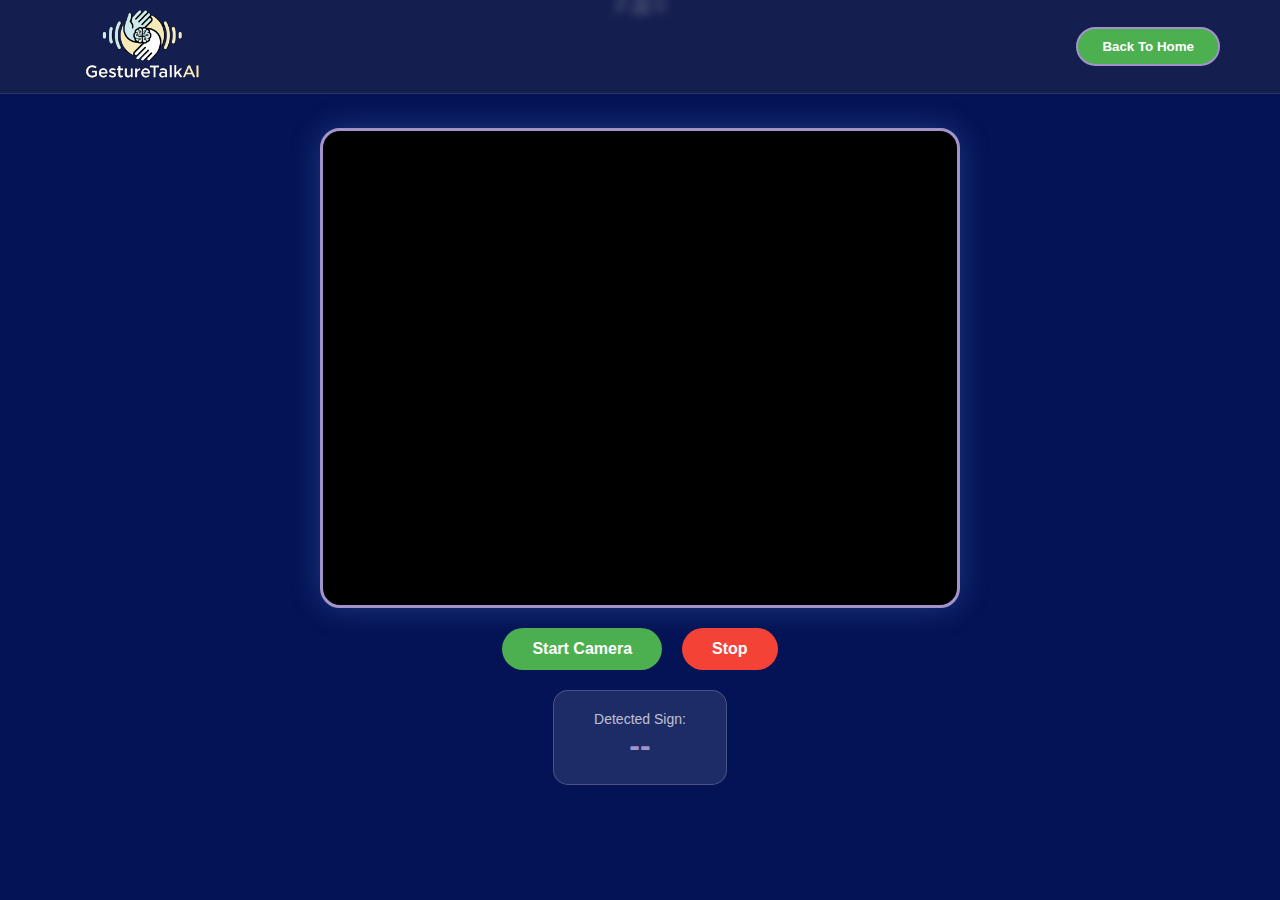
<file: Frontend/LiveVideo/index.html>
<!DOCTYPE html>
<html lang="en">

<head>
    <meta charset="UTF-8">
    <meta name="viewport" content="width=device-width, initial-scale=1.0">
    <title>Live Interpreter - GestureTalk AI</title>
    <style>
    /* --- Dark Theme to match Home --- */
    * {
        margin: 0;
        padding: 0;
        box-sizing: border-box;
        font-family: "Poppins", sans-serif;
      }
        body {
            background: linear-gradient(135deg, #041355);
            /* Dark Blue Theme */
            color: white;
            min-height: 100vh;
            display: flex;
            flex-direction: column;
            align-items: center;
        }

        body::before {
            content: "";
            position: fixed;
            inset: -0.5;
            background: linear-gradient(
            180deg,
    #162773 0%,
    #35305c 50%,
    #0e1e65 100%
    );
  
    }

        /* Navbar */
        header {
            width: 100%;
            background: rgba(35, 40, 74, 0.55);
            backdrop-filter: blur(5px);
            padding: 15px 50px;
            display: flex;
            justify-content: space-between;
            align-items: center;
            border-bottom: 1px solid rgba(255, 255, 255, 0.1);
        }

        .logo {
            font-size: 22px;
            font-weight: bold;
            color: #b5c0f1;
            text-decoration: none;
        }

        .nav-link {
            text-decoration: none;
            color: #b5c0f1;
            font-weight: 500;
            font-size: 16px;
        }

    /* =========================
    NAVBAR
    ========================= */
        
    .navbar {
        position: fixed;
        top: 0;
        width: 100%;
        padding: 6px 60px;
        display: flex;
        align-items: center;
        justify-content: space-between;
        background: rgba(35, 40, 74, 0.55);
        backdrop-filter: blur(5px);
        z-index: 1000;
    }


    /* LOGO BIGGER */
    .logo img {
        height: 75px;
        width: auto;
    }


/* BACK TO HOME BUTTON */
.btn-start {
 background: linear-gradient(135deg, #0e1e65, #35305c);
  border: 2px solid #a293ca;
  border-radius: 30px;
  padding: 10px 24px;
  cursor: pointer;
}

.btn-start a {
  color: #ffffff;
  text-decoration: none;
  font-weight: 600;
}

#google_translate_element {
    position: relative;
    z-index: 9999 !important;
}

/* Target the dropdown text specifically */
.goog-te-combo {
    color: #ffffff !important; /* Forces text to white */
    background-color: transparent !important;
    padding: 4px 10px;
    border-radius: 20px;
    font-weight: 500;
}

/* Change the background of the options list so you can see them */
.goog-te-combo option {
    background-color: #1a1a2e !important; /* Match your dark background */
    color: #ffffff !important;
}

/* Optional: Change the color when the user hovers or clicks */
.goog-te-combo:focus {
    outline: none;
    border: 1px solid #4CAF50; /* Match your green button color */
}
        /* Main Video Container */
        .video-container {
            position: relative;
            margin-top: 110px;
            width: 640px;
            height: 480px;
            background: #000;
            border-radius: 20px;
            box-shadow: 0 0 30px rgba(98, 140, 225, 0.3);
            overflow: hidden;
            border: 3px solid #a293ca;
            z-index: 1; /* Lower than navbar */
            
        }

        /* Stacking Video and Canvas */
        #webcam,
        #output-canvas {
            position: absolute;
            top: 0;
            left: 0;
            width: 100%;
            height: 100%;
            transform: scaleX(-1);
            /* Mirror effect */
        }

        /* Controls */
        .controls {
            margin-top: 20px;
            display: flex;
            gap: 20px;
        }

        .btn {
            padding: 12px 30px;
            border: none;
            border-radius: 30px;
            font-size: 16px;
            font-weight: 600;
            cursor: pointer;
            transition: 0.3s;
        }

        .btn-start {
            background: #4caf50;
            color: white;
        }

        .btn-stop {
            background: #f44336;
            color: white;
        }

        .btn:hover {
            opacity: 0.9;
            transform: scale(1.05);
        }

        /* Prediction Display */
        .output-box {
            margin-top: 20px;
            padding: 20px 40px;
            background: rgba(255, 255, 255, 0.1);
            border-radius: 15px;
            text-align: center;
            border: 1px solid rgba(255, 255, 255, 0.2);
        }

        .output-text {
            font-size: 32px;
            font-weight: bold;
            color: #a293ca;
        }

        /* CSS to make Google Translate look good on Dark Theme */
        #google_translate_element {
            margin: 0 20px;
        }

        .goog-te-gadget-simple {
            background-color: rgba(255, 255, 255, 0.1) !important;
            /* Semi-transparent */
            border: 1px solid rgba(255, 255, 255, 0.3) !important;
            padding: 6px 12px !important;
            border-radius: 20px !important;
            color: white !important;
        }

        .goog-te-gadget-simple span {
            color: #b5c0f1 !important;
            /* Match your text color */
        }
        
    </style>
</head>

<body>

    <!-- NAVBAR -->

    <header class="navbar">
        <div class="logo">
            <img src="../../logo.png">
        </div>
        
        <div id="google_translate_element"></div>


        <button class="btn-start">
         <a href="../Landingpage/home.html">Back To Home</a>
    </button>
    </header>

    /* JS */
    <script type="text/javascript">
        function googleTranslateElementInit() {
            new google.translate.TranslateElement(
                { pageLanguage: 'en', layout: google.translate.TranslateElement.InlineLayout.SIMPLE },
                'google_translate_element'
            );
        }
    </script>
    <script type="text/javascript"
        src="//translate.google.com/translate_a/element.js?cb=googleTranslateElementInit"></script>

    <script src="script.js"></script>

    <div class="video-container">
        <video id="webcam" autoplay playsinline></video>
        <canvas id="output-canvas"></canvas>
    </div>

    <div class="controls">
        <button class="btn btn-start" onclick="startVideo()">Start Camera</button>
        <button class="btn btn-stop" onclick="stopVideo()">Stop</button>
    </div>

    <div class="output-box">
        <p style="font-size: 14px; opacity: 0.7;">Detected Sign:</p>
        <div class="output-text" id="prediction">--</div>
    </div>

    <script src="script.js"></script>
</body>

</html>
</file>
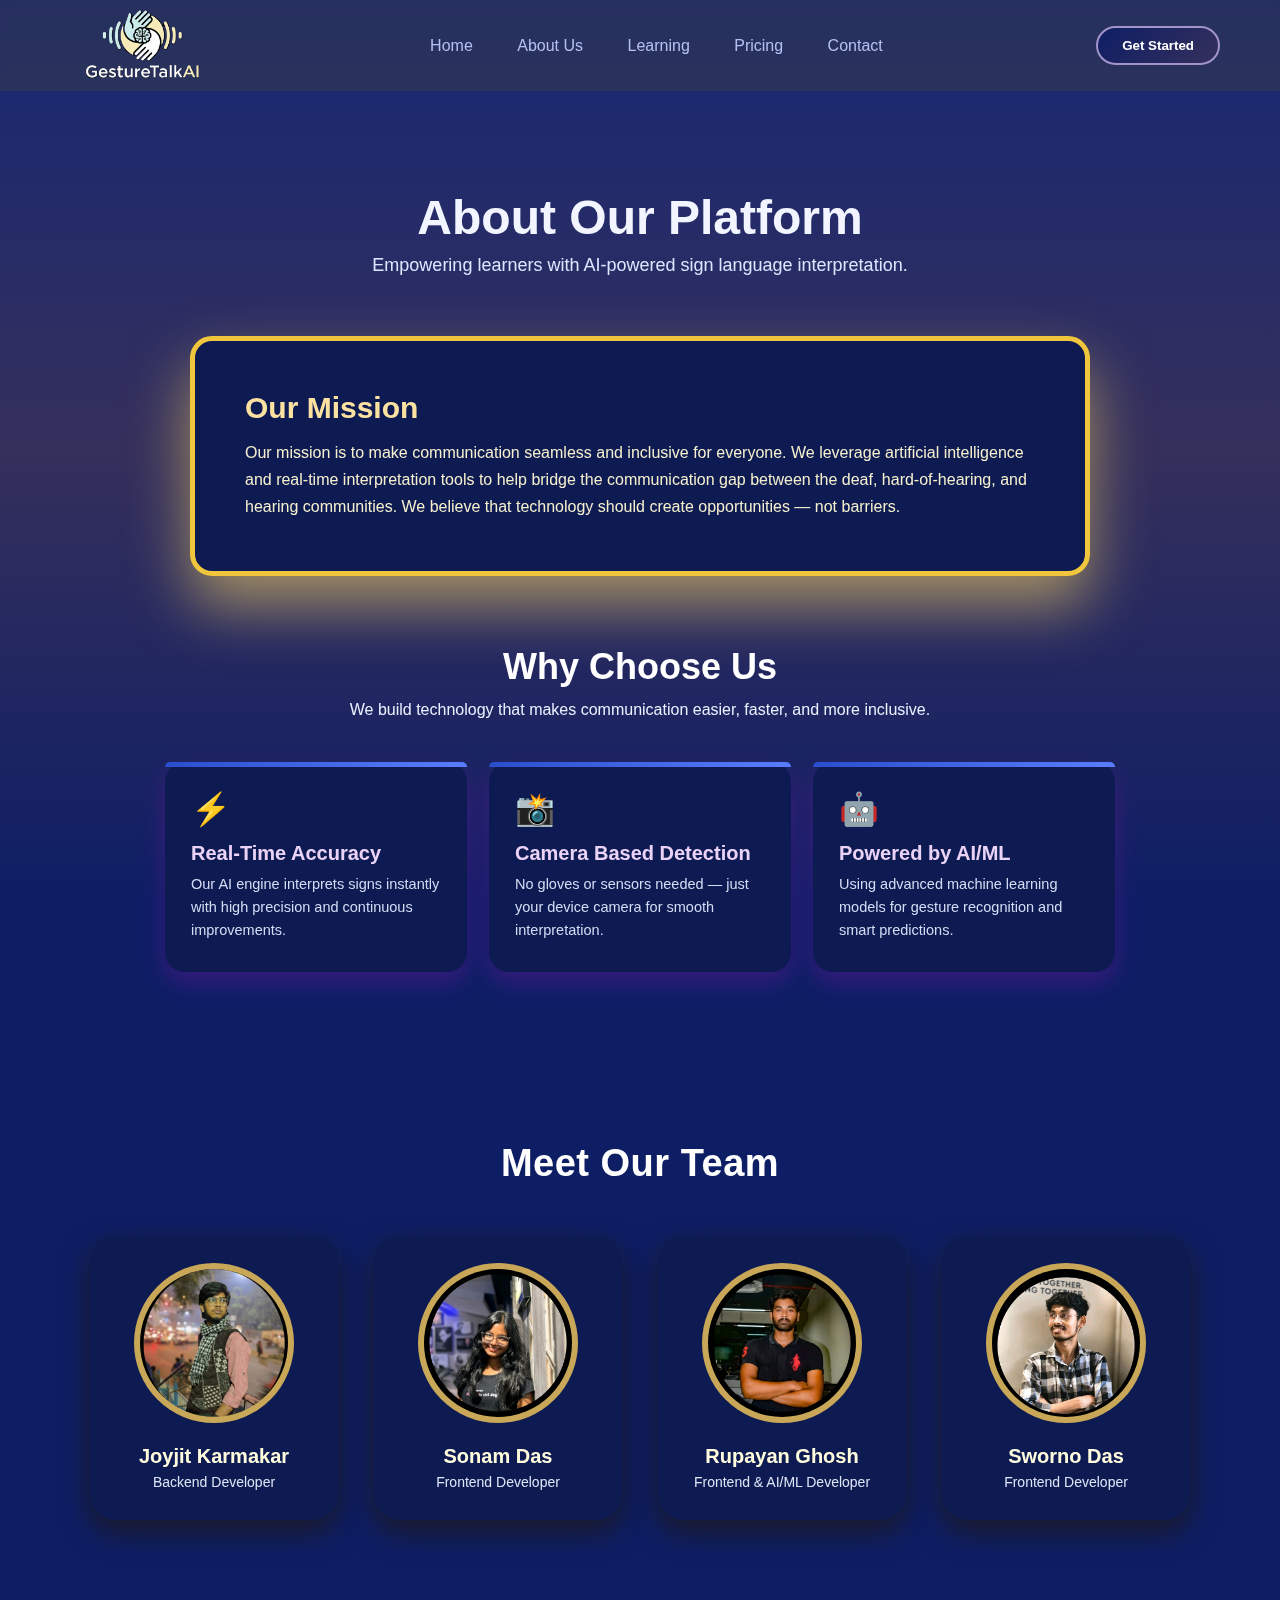
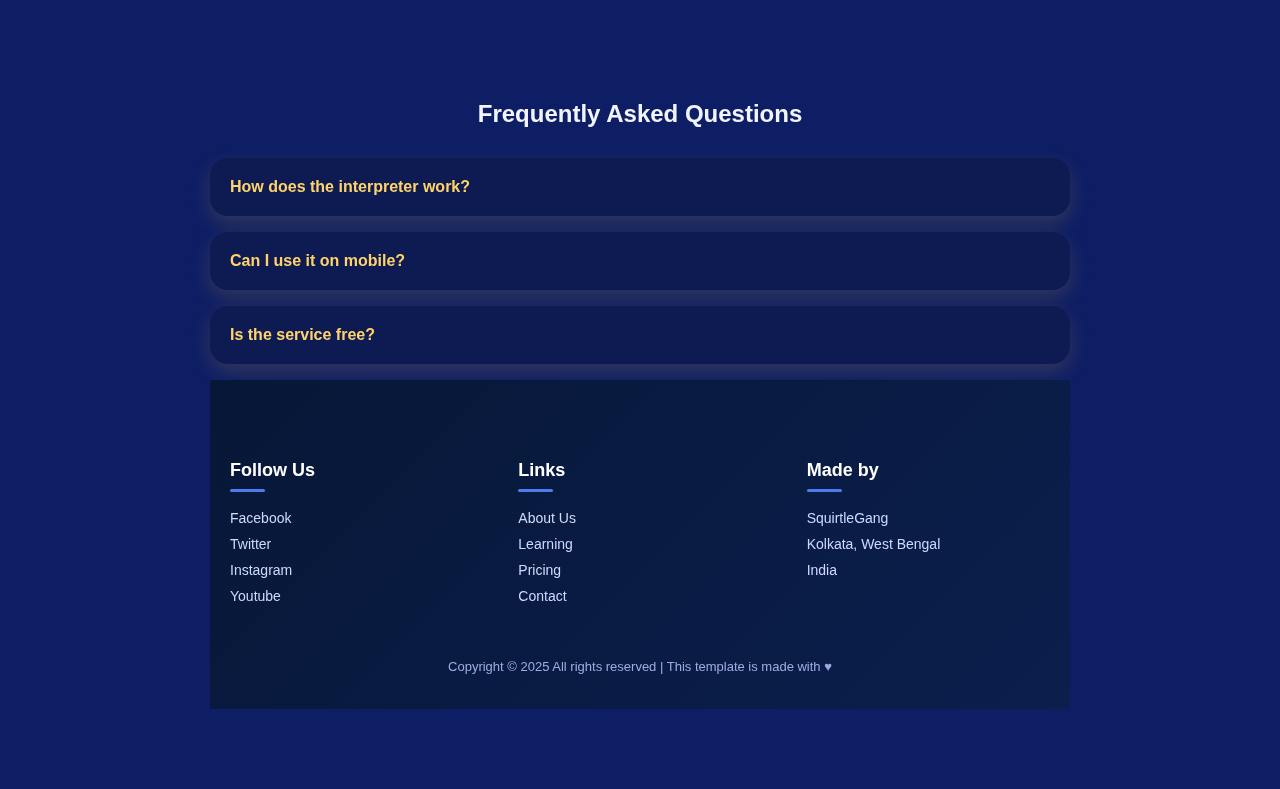
<file: Frontend/About_us/about.html>
<!DOCTYPE html>
<html lang="en">
<head>
<meta charset="UTF-8">
<meta name="viewport" content="width=device-width, initial-scale=1.0">
<title>About Us</title>

<link rel="stylesheet" href="about.css">
</head>
<body>

<!-- NAVBAR -->
<header class="navbar">
     <div class="logo">
            <img src="../../logo.png">
    </div>
    <nav>
            <a href="../Landingpage/home.html">Home</a>
            <a href="about.html">About Us</a>
            <a href="../Learning/learn.html">Learning</a>
            <a href="../Pricing/pricing.html">Pricing</a>
            <a href="../Contact_us/contact.html">Contact</a>
    </nav>

    <button class="btn-start">
             <a href="../Login/login.html">Get Started</a>
    </button>

</header>

<!-- HERO -->
<section class="hero">
    <h1>About Our Platform</h1>
    <p>Empowering learners with AI-powered sign language interpretation.</p>
</section>

<!-- MISSION -->
<section class="mission">
    <h2>Our Mission</h2>
    <p>
        Our mission is to make communication seamless and inclusive for everyone.  
        We leverage artificial intelligence and real-time interpretation tools to  
        help bridge the communication gap between the deaf, hard-of-hearing, and hearing communities.  
        We believe that technology should create opportunities — not barriers.
    </p>
</section>

<!-- WHY CHOOSE US -->
<section class="why-choose">
    <h2>Why Choose Us</h2>
    <p class="choose-subtitle">We build technology that makes communication easier, faster, and more inclusive.</p>

    <div class="choose-container">

        <div class="choose-card">
            <div class="choose-icon">⚡</div>
            <h3>Real-Time Accuracy</h3>
            <p>Our AI engine interprets signs instantly with high precision and continuous improvements.</p>
        </div>

        <div class="choose-card">
            <div class="choose-icon">📸</div>
            <h3>Camera Based Detection</h3>
            <p>No gloves or sensors needed — just your device camera for smooth interpretation.</p>
        </div>

        <div class="choose-card">
            <div class="choose-icon">🤖</div>
            <h3>Powered by AI/ML</h3>
            <p>Using advanced machine learning models for gesture recognition and smart predictions.</p>
        </div>

    </div>
</section>

<!-- TEAM -->
<section class="team-section">
    <h2>Meet Our Team</h2>

    <div class="team-container">

        <div class="team-card">
            <img src="Joyjit.jpeg"> 
            <h3>Joyjit Karmakar</h3>
            <p>Backend Developer</p>
        </div>

        <div class="team-card">
            <img src="sonam.jpg">
            <h3>Sonam Das</h3>
            <p>Frontend Developer</p>
        </div>

        <div class="team-card">
            <img src="rupayan.jpg">
            <h3>Rupayan Ghosh</h3>
            <p>Frontend & AI/ML Developer</p>
        </div>

        <div class="team-card">
            <img src="Sworno.jpg">
            <h3>Sworno Das</h3>
            <p>Frontend Developer</p>
        </div>

    </div>
</section>


<!-- FAQ -->
<section class="faq">
    <h2>Frequently Asked Questions</h2>

    <div class="faq-item">
        <div class="faq-question">How does the interpreter work?</div>
        <div class="faq-answer">We use machine learning models to detect hand gestures and convert them into text in real-time.</div>
    </div>

    <div class="faq-item">
        <div class="faq-question">Can I use it on mobile?</div>
        <div class="faq-answer">Yes! Our platform is fully responsive and works smoothly on all screen sizes.</div>
    </div>

    <div class="faq-item">
        <div class="faq-question">Is the service free?</div>
        <div class="faq-answer">We offer both free and premium versions based on usage and features.</div>
    </div>


   

<!-- FOOTER -->
<footer class="footer">
    <div class="footer-container">

        <div class="footer-column">
            <h3>Follow Us</h3>
            <a href="#">Facebook</a>
            <a href="#">Twitter</a>
            <a href="#">Instagram</a>
            <a href="#">Youtube</a>
        </div>

        <div class="footer-column">
            <h3>Links</h3>
            <a href="about.html">About Us</a>
            <a href="../Learning/learn.html">Learning</a>
            <a href="../Pricing/pricing.html">Pricing</a>
            <a href="../Contact_us/contact.html">Contact</a>
        </div>

        <div class="footer-column">
            <h3>Made by</h3>
            <p>SquirtleGang</p>
            <p>Kolkata, West Bengal</p>
            <p>India</p>
        </div>

    </div>

    <p class="copyright">
        Copyright © 2025 All rights reserved | This template is made with ♥
    </p>
</footer>

<script>
  

/* FAQ */
document.querySelectorAll(".faq-item").forEach(item => {
  item.addEventListener("click", () => {
    const ans = item.querySelector(".faq-answer");
    if (ans) {
      ans.style.display = ans.style.display === "block" ? "none" : "block";
    }
  });
});

</script>

</body>
</html>
</file>
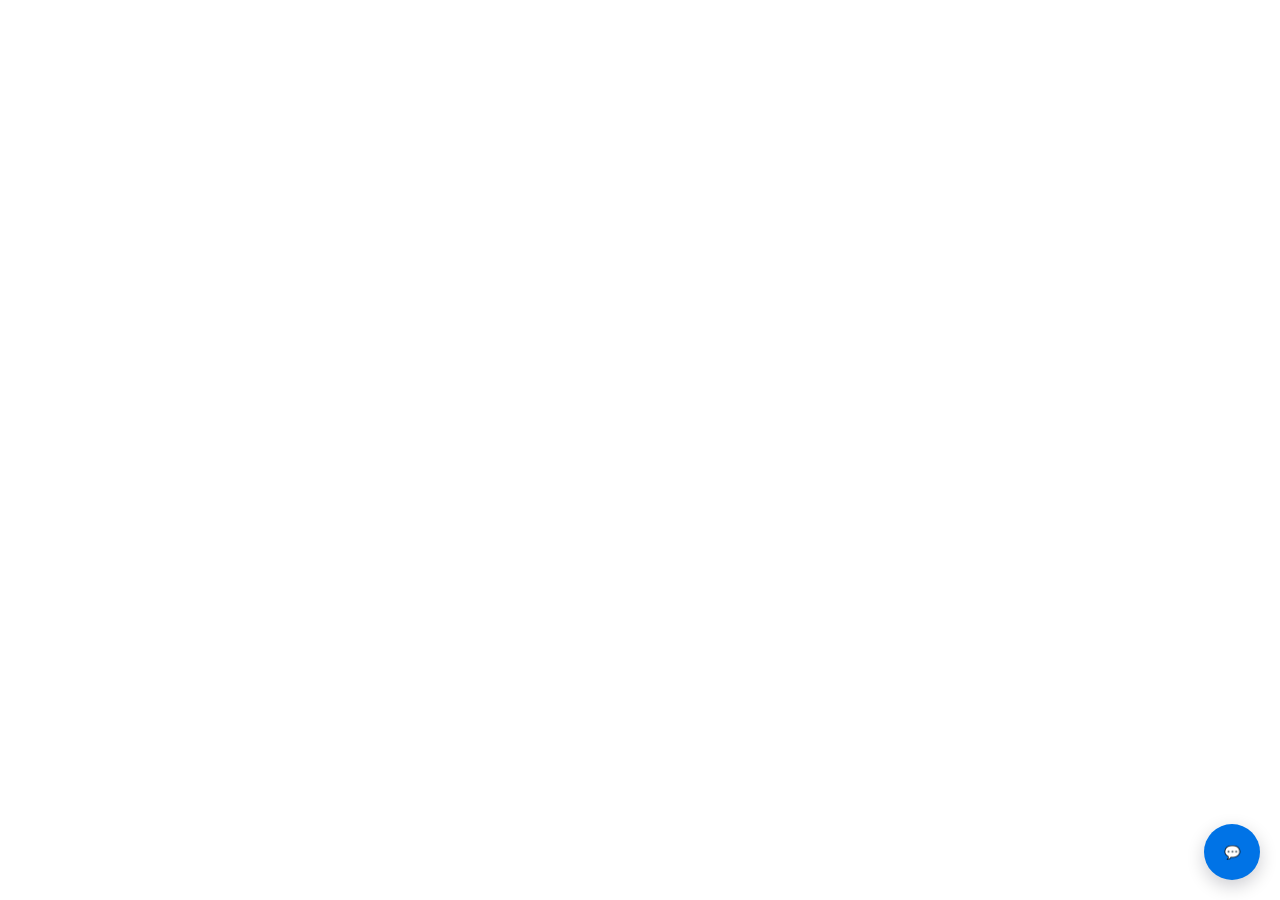
<file: Frontend/Chatbot/chatbox.html>
<!DOCTYPE html>
<html lang="en">
  <head>
    <meta charset="utf-8" />
    <meta name="viewport" content="width=device-width,initial-scale=1" />
    <title>Chatbox</title>
    <style>
      :root {
        --bg: #f6f7fb;
        --accent: #0073e6;
        --muted: #6b7280;
        --panel: #ffffff;
      }
      html,
      body {
        height: 100%;
        margin: 0;
        font-family: Inter, system-ui, Segoe UI, Roboto, "Helvetica Neue", Arial;
      }
      /* Floating toggle button */
      .chat-toggle {
        position: fixed;
        right: 20px;
        bottom: 20px;
        background: var(--accent);
        color: #fff;
        border-radius: 999px;
        width: 56px;
        height: 56px;
        border: none;
        cursor: pointer;
        display: flex;
        align-items: center;
        justify-content: center;
        box-shadow: 0 6px 18px rgba(2, 6, 23, 0.2);
        z-index: 1000;
      }
      .chat-toggle:focus {
        outline: 3px solid rgba(0, 115, 230, 0.25);
      }

      /* Chat panel */
      .chat-panel {
        position: fixed;
        right: 20px;
        bottom: 86px;
        width: 360px;
        max-width: calc(100% - 40px);
        height: 520px;
        background: var(--panel);
        border-radius: 12px;
        box-shadow: 0 10px 30px rgba(2, 6, 23, 0.15);
        display: flex;
        flex-direction: column;
        overflow: hidden;
        z-index: 1000;
      }
      .chat-header {
        background: linear-gradient(90deg, var(--accent), #2a6fd6);
        color: #fff;
        padding: 12px 14px;
        display: flex;
        align-items: center;
        justify-content: space-between;
      }
      .chat-header h3 {
        margin: 0;
        font-size: 15px;
      }
      .chat-header button {
        background: transparent;
        border: 0;
        color: rgba(255, 255, 255, 0.9);
        cursor: pointer;
      }

      .chat-body {
        padding: 12px;
        flex: 1;
        overflow: auto;
        background: linear-gradient(180deg, #f8fafc 0%, #fff 100%);
      }
      .messages {
        display: flex;
        flex-direction: column;
        gap: 12px;
      }
      .msg {
        max-width: 78%;
        padding: 10px 12px;
        border-radius: 12px;
        font-size: 14px;
        line-height: 1.3;
        box-shadow: 0 1px 0 rgba(0, 0, 0, 0.03);
      }
      .msg.user {
        align-self: flex-end;
        background: linear-gradient(180deg, #e6f0ff, #cfe6ff);
        color: #032a4a;
      }
      .msg.bot {
        align-self: flex-start;
        background: #f1f5f9;
        color: #0f172a;
      }
      .msg .meta {
        display: block;
        font-size: 11px;
        color: var(--muted);
        margin-top: 6px;
      }

      .chat-input {
        display: flex;
        padding: 10px;
        border-top: 1px solid #eef2f7;
        background: linear-gradient(180deg, #fff, #fafbff);
      }
      .chat-input input[type="text"] {
        flex: 1;
        padding: 10px 12px;
        border-radius: 8px;
        border: 1px solid #e6eef8;
        font-size: 14px;
      }
      .chat-input button {
        margin-left: 8px;
        background: var(--accent);
        color: #fff;
        border: 0;
        padding: 10px 12px;
        border-radius: 8px;
        cursor: pointer;
      }

      /* Minimal responsive rules */
      @media (max-width: 420px) {
        .chat-panel {
          right: 12px;
          left: 12px;
          width: auto;
          height: 66vh;
          bottom: 86px;
        }
      }

      /* Empty state */
      .empty {
        color: var(--muted);
        text-align: center;
        padding: 18px 8px;
      }
    </style>
  </head>
  <body>
    <!-- Floating toggle button -->
    <button
      class="chat-toggle"
      id="chatToggle"
      aria-expanded="false"
      aria-controls="chatPanel"
      title="Open chat"
    >
      💬
    </button>

    <!-- Chat panel (hidden by default) -->
    <aside
      class="chat-panel"
      id="chatPanel"
      role="dialog"
      aria-label="Site chat"
      aria-hidden="true"
      style="display: none"
    >
      <header class="chat-header">
        <h3>Chat with us</h3>
        <div>
          <button id="clearBtn" title="Clear conversation">Clear</button>
          <button id="closeBtn" aria-label="Close chat">✕</button>
        </div>
      </header>

      <main class="chat-body" id="chatBody">
        <div
          class="messages"
          id="messages"
          aria-live="polite"
          aria-relevant="additions"
        ></div>
        <div class="empty" id="emptyState">
          Ask me anything — I'm here to help.
        </div>
      </main>

      <form
        class="chat-input"
        id="chatForm"
        autocomplete="off"
        aria-label="Send a message"
      >
        <input
          id="messageInput"
          name="message"
          type="text"
          placeholder="Type a message and press Enter"
          aria-label="Message input"
        />
        <button type="submit" id="sendBtn">Send</button>
      </form>
    </aside>

    <script>
      (function () {
        const toggle = document.getElementById("chatToggle");
        const panel = document.getElementById("chatPanel");
        const closeBtn = document.getElementById("closeBtn");
        const clearBtn = document.getElementById("clearBtn");
        const form = document.getElementById("chatForm");
        const input = document.getElementById("messageInput");
        const messagesEl = document.getElementById("messages");
        const emptyState = document.getElementById("emptyState");
        const STORAGE_KEY = "site_chat_messages_v1";

        let messages = [];

        function save() {
          try {
            localStorage.setItem(STORAGE_KEY, JSON.stringify(messages));
          } catch (e) {}
        }

        function load() {
          try {
            const raw = localStorage.getItem(STORAGE_KEY);
            if (raw) {
              messages = JSON.parse(raw);
            }
          } catch (e) {
            messages = [];
          }
        }

        function fmtTime(ts) {
          const d = new Date(ts);
          return d.toLocaleTimeString([], {
            hour: "2-digit",
            minute: "2-digit",
          });
        }

        function render() {
          messagesEl.innerHTML = "";
          if (messages.length === 0) {
            emptyState.style.display = "block";
          } else {
            emptyState.style.display = "none";
          }

          messages.forEach((m) => {
            const div = document.createElement("div");
            div.className = "msg " + (m.from === "user" ? "user" : "bot");
            div.innerHTML =
              "<div>" +
              escapeHtml(m.text) +
              "</div>" +
              '<span class="meta">' +
              fmtTime(m.ts) +
              "</span>";
            messagesEl.appendChild(div);
          });
          // scroll to bottom
          messagesEl.parentElement.scrollTop =
            messagesEl.parentElement.scrollHeight;
        }

        function escapeHtml(s) {
          return String(s).replace(/[&<>"]+/g, function (c) {
            return { "&": "&amp;", "<": "&lt;", ">": "&gt;", '"': "&quot;" }[c];
          });
        }

        function addMessage(text, from = "user") {
          const item = { text: text.trim(), from, ts: Date.now() };
          messages.push(item);
          save();
          render();
        }

        function simulateBotResponse(userText) {
          const reply = generateBotReply(userText);
          setTimeout(() => {
            addMessage(reply, "bot");
          }, 700 + Math.random() * 900);
        }

        function generateBotReply(input) {
          if (!input) return "Hi — how can I help you today?";
          const low = input.toLowerCase();
                    
    /* INPUT & OUTPUT OF CHATBOT */

    // 1. Core Services & Sign Language (Project Specific)
    if (low.includes("how it works") || low.includes("how to use") || low.includes("gesture") || low.includes("works") || low.includes("use") || low.includes("process") || low.includes("what is this platform") || low.includes("what does this website do") || low.includes("what problem does this project solve")) {
        return "GestureTalk AI uses your camera to track hand movements. Our AI then translates those gestures into text and speech in real-time.";
    }
    if (low.includes("asl") || low.includes("language") || low.includes("alphabet") || low.includes("isl") || low.includes("american sign language") || low.includes("indian sign language") || low.includes("bsl") || low.includes("bdsl") || low.includes("bengali sign language") || low.includes("number") || low.includes("word") || low.includes("sign language supported")) {
        return "We currently specialize in American Sign Language (ASL). You can practice the alphabet and common phrases in our 'Learning' section.";
    }

    // 2. Technical Support (Camera & Permissions)
    if (low.includes("camera") || low.includes("not working") || low.includes("access") || low.includes("wrong") || low.includes("problem") || low.includes("defect") || low.includes("bug") || low.includes("loading") || low.includes("page") || low.includes("blank") || low.includes("opening") || low.includes("permission") || low.includes("frozen") || low.includes("front") || low.includes("blur") || low.includes("lag") || low.includes("delay") || low.includes("webcam") || low.includes("image")) {
        return "Please ensure you've allowed camera permissions in your browser. For best results, stay in a well-lit area.";
    }

    // 3. Pricing & Account (Business Logic)
    if (low.includes("price") || low.includes("cost") || low.includes("free") || low.includes("$") || low.includes("₹") || low.includes("plan") || low.includes("trail") || low.includes("upgrade") || low.includes("downgrade") || low.includes("availability") || low.includes("discounts") || low.includes("monthly") || low.includes("yearly") || low.includes("pricing") || low.includes("bill") || low.includes("subscript") || low.includes("refund") || low.includes("payment") || low.includes("finance") || low.includes("buy") || low.includes("purchase")) {   
        return "For pricing details, please check our 'Pricing' page. We offer both free and pro versions for schools and individuals.";
    }
    if (low.includes("login") || low.includes("account") || low.includes("password") || low.includes("sign in")  || low.includes("sign up") || low.includes("password reset") || low.includes("login error") || low.includes("login error") || low.includes("register")) {
        return "You can log in using the 'Login' button. If you've forgotten your password, use the 'Forgot Password?' link on that page.";
    }

    // 4. Greetings & Politeness (Human Touch)
    if (low.includes("hello") || low.includes("hi") || low.includes("hey") || low.includes("good morning") || low.includes("good evening") || low.includes("hi there") || low.includes("hello bot") || low.includes("good afternoon") || low.includes("noon") || low.includes("whats up")) {
        return "Hello! I'm your GestureTalk assistant. How can I help you with sign language translation today?";
    }
    if (low.includes("thank") || low.includes("appreciate") || low.includes("that was helpful") || low.includes("great work") || low.includes("greeting")) {
        return "You're very welcome! I'm happy to help you bridge the communication gap.";
    }
    if (low.includes("how are you") || low.includes("how are you doing") || low.includes("are you there") || low.includes("what are you up to") || low.includes("are you okay")) {
        return "I'm functioning perfectly and ready to translate! How about you?";
    }

    // 5. Educational/Learning
    if (low.includes("learn") || low.includes("study") || low.includes("lesson") || low.includes("practice") || low.includes("stduents") || low.includes("video solutions") || low.includes("learn alphabets") || low.includes("learn words") || low.includes("learn numbers") || low.includes("curious") || low.includes("tips") || low.includes("i donot know sign language") || low.includes("tips") || low.includes("beginner") || low.includes("amateur")) {
        return "Want to learn sign language? Head over to our 'Learning' tab to find interactive tutorials and practice sessions!";
    }

    // 6. Navigation & Exit
    if (low.includes("home") || low.includes("exit") || low.includes("back") || low.includes("previous") || low.includes("quit") || low.includes("stop") || low.includes("close chatbot") || low.includes("leave") || low.includes("return")) {
        return "You can return to the main page by clicking the 'Home' button in the top-left corner.";
    }

    // 7. Mission/About
    if (low.includes("who made this") || low.includes("creator") || low.includes("purpose") || low.includes("about") || low.includes("mission") || low.includes("goal") || low.includes("aim") || low.includes("why was this project created") || low.includes("team") || low.includes("overview") || low.includes("about project") || low.includes("project") || low.includes("motive")) {
        return "GestureTalk AI was developed to bridge the communication gap between the deaf community and the hearing world.";
    }

    // Default Fallback
    return "I'm still learning! Try asking about 'camera help', 'pricing', 'ASL support', or 'how it works'.";

        }

        // UI handlers
        toggle.addEventListener("click", () => {
          const open = panel.style.display !== "none";
          if (open) {
            closePanel();
          } else {
            openPanel();
          }
        });

        closeBtn.addEventListener("click", closePanel);
        clearBtn.addEventListener("click", () => {
          if (confirm("Clear conversation?")) {
            messages = [];
            save();
            render();
          }
        });

        function openPanel() {
          panel.style.display = "flex";
          panel.setAttribute("aria-hidden", "false");
          toggle.setAttribute("aria-expanded", "true");
          input.focus();
        }
        function closePanel() {
          panel.style.display = "none";
          panel.setAttribute("aria-hidden", "true");
          toggle.setAttribute("aria-expanded", "false");
          toggle.focus();
        }

        form.addEventListener("submit", (e) => {
          e.preventDefault();
          const val = input.value.trim();
          if (!val) return;
          addMessage(val, "user");
          input.value = "";
          simulateBotResponse(val);
          input.focus();
        });

        // allow Enter to send; Shift+Enter for newline
        input.addEventListener("keydown", (e) => {
          if (e.key === "Enter" && !e.shiftKey) {
            e.preventDefault();
            form.dispatchEvent(
              new Event("submit", { cancelable: true, bubbles: true })
            );
          }
        });

        // initial load
        load();
        render();

        // Expose small API for integration (optional)
        window.SimpleChat = {
          open: openPanel,
          close: closePanel,
          send: (text) => {
            addMessage(text, "user");
            simulateBotResponse(text);
          },
          clear: () => {
            messages = [];
            save();
            render();
          },
        };
      })();
    </script>
  </body>
</html>
</file>
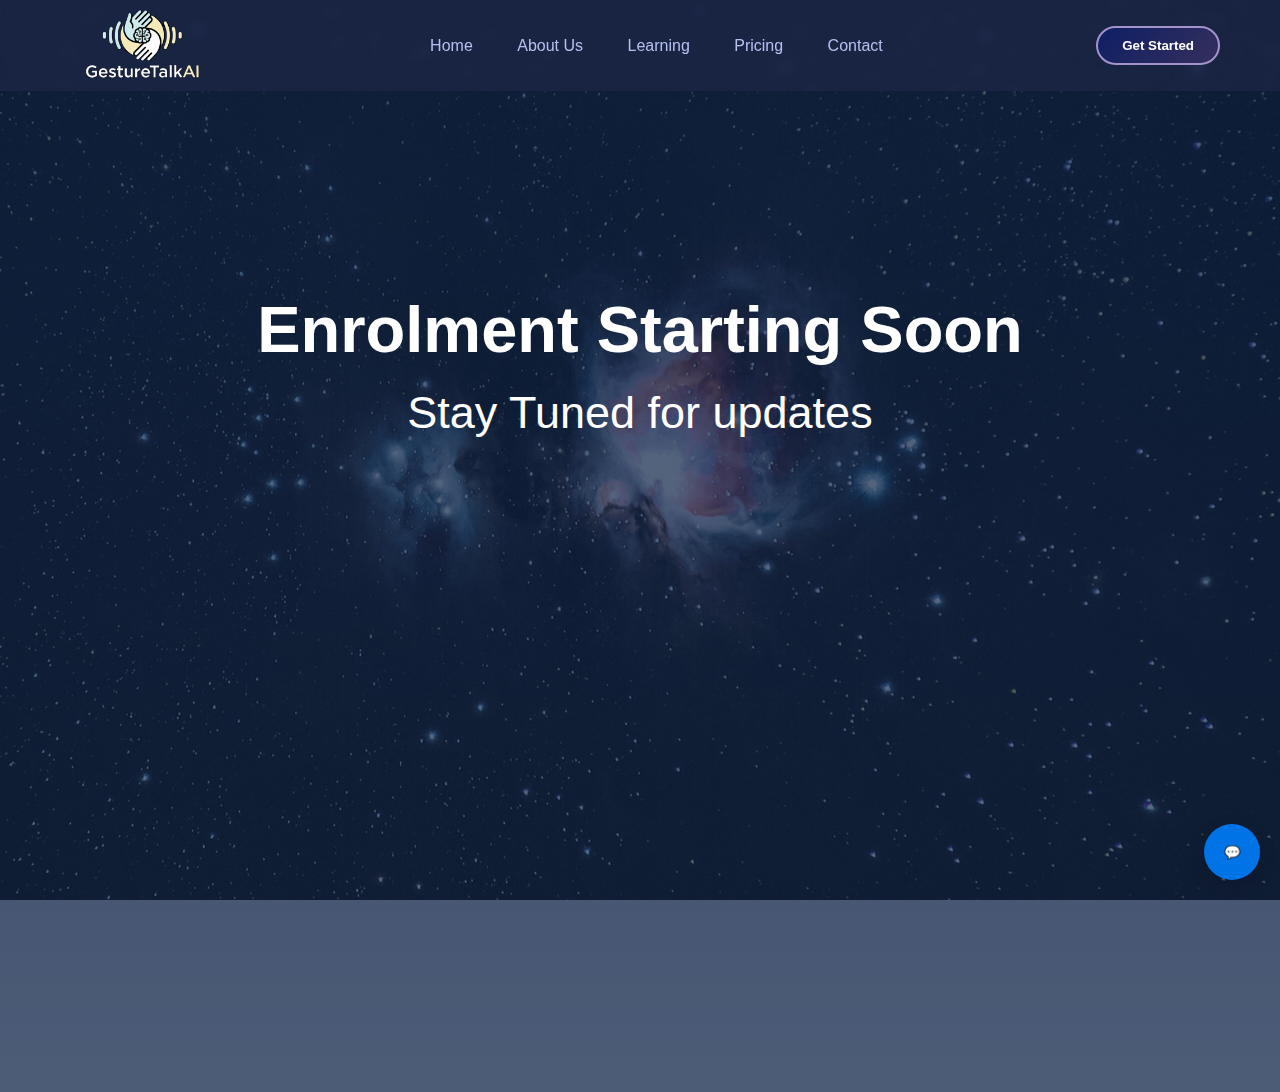
<file: Frontend/Enrol/enrol.html>
<!DOCTYPE html>
<html lang="en">
<head>
  <meta charset="UTF-8">
  <meta name="viewport" content="width=device-width, initial-scale=1.0">
  <title>Coming Soon</title>
  <link rel="stylesheet" href="enrol.css">
</head>
<body>

  <!-- NAVBAR -->

    <header class="navbar">
        <div class="logo">
            <img src="../../logo.png">
        </div>
        <nav>
            <a href="../Landingpage/home.html">Home</a>
            <a href="../About_us/about.html">About Us</a>
            <a href="../Learning/learn.html">Learning</a>
            <a href="../Pricing/pricing.html">Pricing</a>
            <a href="../Contact_us/contact.html">Contact</a>
        </nav>
        <button class="btn-start">
            <a href="../Login/login.html">Get Started</a>
        </button>
    </header>
 
  

  <div class="content">
    <h1>Enrolment Starting Soon</h1>
    <h2>Stay Tuned for updates</h2>
  </div>
 </div> 
</body>
</html>

<!DOCTYPE html>
<html lang="en">
  <head>
    <meta charset="utf-8" />
    <meta name="viewport" content="width=device-width,initial-scale=1" />
    <title>Chatbox</title>
    <style>
      :root {
        --bg: #f6f7fb;
        --accent: #0073e6;
        --muted: #6b7280;
        --panel: #ffffff;
      }
      html,
      body {
        height: 100%;
        margin: 0;
        font-family: Inter, system-ui, Segoe UI, Roboto, "Helvetica Neue", Arial;
      }
      /* Floating toggle button */
      .chat-toggle {
        position: fixed;
        right: 20px;
        bottom: 20px;
        background: var(--accent);
        color: #fff;
        border-radius: 999px;
        width: 56px;
        height: 56px;
        border: none;
        cursor: pointer;
        display: flex;
        align-items: center;
        justify-content: center;
        box-shadow: 0 6px 18px rgba(2, 6, 23, 0.2);
        z-index: 1000;
      }
      .chat-toggle:focus {
        outline: 3px solid rgba(0, 115, 230, 0.25);
      }

      /* Chat panel */
      .chat-panel {
        position: fixed;
        right: 20px;
        bottom: 86px;
        width: 360px;
        max-width: calc(100% - 40px);
        height: 520px;
        background: var(--panel);
        border-radius: 12px;
        box-shadow: 0 10px 30px rgba(2, 6, 23, 0.15);
        display: flex;
        flex-direction: column;
        overflow: hidden;
        z-index: 1000;
      }
      .chat-header {
        background: linear-gradient(90deg, var(--accent), #2a6fd6);
        color: #fff;
        padding: 12px 14px;
        display: flex;
        align-items: center;
        justify-content: space-between;
      }
      .chat-header h3 {
        margin: 0;
        font-size: 15px;
      }
      .chat-header button {
        background: transparent;
        border: 0;
        color: rgba(255, 255, 255, 0.9);
        cursor: pointer;
      }

      .chat-body {
        padding: 12px;
        flex: 1;
        overflow: auto;
        background: linear-gradient(180deg, #f8fafc 0%, #fff 100%);
      }
      .messages {
        display: flex;
        flex-direction: column;
        gap: 12px;
      }
      .msg {
        max-width: 78%;
        padding: 10px 12px;
        border-radius: 12px;
        font-size: 14px;
        line-height: 1.3;
        box-shadow: 0 1px 0 rgba(0, 0, 0, 0.03);
      }
      .msg.user {
        align-self: flex-end;
        background: linear-gradient(180deg, #e6f0ff, #cfe6ff);
        color: #032a4a;
      }
      .msg.bot {
        align-self: flex-start;
        background: #f1f5f9;
        color: #0f172a;
      }
      .msg .meta {
        display: block;
        font-size: 11px;
        color: var(--muted);
        margin-top: 6px;
      }

      .chat-input {
        display: flex;
        padding: 10px;
        border-top: 1px solid #eef2f7;
        background: linear-gradient(180deg, #fff, #fafbff);
      }
      .chat-input input[type="text"] {
        flex: 1;
        padding: 10px 12px;
        border-radius: 8px;
        border: 1px solid #e6eef8;
        font-size: 14px;
      }
      .chat-input button {
        margin-left: 8px;
        background: var(--accent);
        color: #fff;
        border: 0;
        padding: 10px 12px;
        border-radius: 8px;
        cursor: pointer;
      }

      /* Minimal responsive rules */
      @media (max-width: 420px) {
        .chat-panel {
          right: 12px;
          left: 12px;
          width: auto;
          height: 66vh;
          bottom: 86px;
        }
      }

      /* Empty state */
      .empty {
        color: var(--muted);
        text-align: center;
        padding: 18px 8px;
      }
    </style>
  </head>
  <body>
    <!-- Floating toggle button -->
    <button
      class="chat-toggle"
      id="chatToggle"
      aria-expanded="false"
      aria-controls="chatPanel"
      title="Open chat"
    >
      💬
    </button>

    <!-- Chat panel (hidden by default) -->
    <aside
      class="chat-panel"
      id="chatPanel"
      role="dialog"
      aria-label="Site chat"
      aria-hidden="true"
      style="display: none"
    >
      <header class="chat-header">
        <h3>Chat with us</h3>
        <div>
          <button id="clearBtn" title="Clear conversation">Clear</button>
          <button id="closeBtn" aria-label="Close chat">✕</button>
        </div>
      </header>

      <main class="chat-body" id="chatBody">
        <div
          class="messages"
          id="messages"
          aria-live="polite"
          aria-relevant="additions"
        ></div>
        <div class="empty" id="emptyState">
          Ask me anything — I'm here to help.
        </div>
      </main>

      <form
        class="chat-input"
        id="chatForm"
        autocomplete="off"
        aria-label="Send a message"
      >
        <input
          id="messageInput"
          name="message"
          type="text"
          placeholder="Type a message and press Enter"
          aria-label="Message input"
        />
        <button type="submit" id="sendBtn">Send</button>
      </form>
    </aside>

    <script>
      (function () {
        const toggle = document.getElementById("chatToggle");
        const panel = document.getElementById("chatPanel");
        const closeBtn = document.getElementById("closeBtn");
        const clearBtn = document.getElementById("clearBtn");
        const form = document.getElementById("chatForm");
        const input = document.getElementById("messageInput");
        const messagesEl = document.getElementById("messages");
        const emptyState = document.getElementById("emptyState");
        const STORAGE_KEY = "site_chat_messages_v1";

        let messages = [];

        function save() {
          try {
            localStorage.setItem(STORAGE_KEY, JSON.stringify(messages));
          } catch (e) {}
        }

        function load() {
          try {
            const raw = localStorage.getItem(STORAGE_KEY);
            if (raw) {
              messages = JSON.parse(raw);
            }
          } catch (e) {
            messages = [];
          }
        }

        function fmtTime(ts) {
          const d = new Date(ts);
          return d.toLocaleTimeString([], {
            hour: "2-digit",
            minute: "2-digit",
          });
        }

        function render() {
          messagesEl.innerHTML = "";
          if (messages.length === 0) {
            emptyState.style.display = "block";
          } else {
            emptyState.style.display = "none";
          }

          messages.forEach((m) => {
            const div = document.createElement("div");
            div.className = "msg " + (m.from === "user" ? "user" : "bot");
            div.innerHTML =
              "<div>" +
              escapeHtml(m.text) +
              "</div>" +
              '<span class="meta">' +
              fmtTime(m.ts) +
              "</span>";
            messagesEl.appendChild(div);
          });
          // scroll to bottom
          messagesEl.parentElement.scrollTop =
            messagesEl.parentElement.scrollHeight;
        }

        function escapeHtml(s) {
          return String(s).replace(/[&<>"]+/g, function (c) {
            return { "&": "&amp;", "<": "&lt;", ">": "&gt;", '"': "&quot;" }[c];
          });
        }

        function addMessage(text, from = "user") {
          const item = { text: text.trim(), from, ts: Date.now() };
          messages.push(item);
          save();
          render();
        }

        function simulateBotResponse(userText) {
          const reply = generateBotReply(userText);
          setTimeout(() => {
            addMessage(reply, "bot");
          }, 700 + Math.random() * 900);
        }

        function generateBotReply(input) {
          if (!input) return "Hi — how can I help you today?";
          const low = input.toLowerCase();
                    
    /* INPUT & OUTPUT OF CHATBOT */

    // 1. Core Services & Sign Language (Project Specific)
    if (low.includes("how it works") || low.includes("how to use") || low.includes("gesture") || low.includes("works") || low.includes("use") || low.includes("process") || low.includes("what is this platform") || low.includes("what does this website do") || low.includes("what problem does this project solve")) {
        return "GestureTalk AI uses your camera to track hand movements. Our AI then translates those gestures into text and speech in real-time.";
    }
    if (low.includes("asl") || low.includes("language") || low.includes("alphabet") || low.includes("isl") || low.includes("american sign language") || low.includes("indian sign language") || low.includes("bsl") || low.includes("bdsl") || low.includes("bengali sign language") || low.includes("number") || low.includes("word") || low.includes("sign language supported")) {
        return "We currently specialize in American Sign Language (ASL). You can practice the alphabet and common phrases in our 'Learning' section.";
    }

    // 2. Technical Support (Camera & Permissions)
    if (low.includes("camera") || low.includes("not working") || low.includes("access") || low.includes("wrong") || low.includes("problem") || low.includes("defect") || low.includes("bug") || low.includes("loading") || low.includes("page") || low.includes("blank") || low.includes("opening") || low.includes("permission") || low.includes("frozen") || low.includes("front") || low.includes("blur") || low.includes("lag") || low.includes("delay") || low.includes("webcam") || low.includes("image")) {
        return "Please ensure you've allowed camera permissions in your browser. For best results, stay in a well-lit area.";
    }

    // 3. Pricing & Account (Business Logic)
    if (low.includes("price") || low.includes("cost") || low.includes("free") || low.includes("$") || low.includes("₹") || low.includes("plan") || low.includes("trail") || low.includes("upgrade") || low.includes("downgrade") || low.includes("availability") || low.includes("discounts") || low.includes("monthly") || low.includes("yearly") || low.includes("pricing") || low.includes("bill") || low.includes("subscript") || low.includes("refund") || low.includes("payment") || low.includes("finance") || low.includes("buy") || low.includes("purchase")) {   
        return "For pricing details, please check our 'Pricing' page. We offer both free and pro versions for schools and individuals.";
    }
    if (low.includes("login") || low.includes("account") || low.includes("password") || low.includes("sign in")  || low.includes("sign up") || low.includes("password reset") || low.includes("login error") || low.includes("login error") || low.includes("register")) {
        return "You can log in using the 'Login' button. If you've forgotten your password, use the 'Forgot Password?' link on that page.";
    }

    // 4. Greetings & Politeness (Human Touch)
    if (low.includes("hello") || low.includes("hi") || low.includes("hey") || low.includes("good morning") || low.includes("good evening") || low.includes("hi there") || low.includes("hello bot") || low.includes("good afternoon") || low.includes("noon") || low.includes("whats up")) {
        return "Hello! I'm your GestureTalk assistant. How can I help you with sign language translation today?";
    }
    if (low.includes("thank") || low.includes("appreciate") || low.includes("that was helpful") || low.includes("great work") || low.includes("greeting")) {
        return "You're very welcome! I'm happy to help you bridge the communication gap.";
    }
    if (low.includes("how are you") || low.includes("how are you doing") || low.includes("are you there") || low.includes("what are you up to") || low.includes("are you okay")) {
        return "I'm functioning perfectly and ready to translate! How about you?";
    }

    // 5. Educational/Learning
    if (low.includes("learn") || low.includes("study") || low.includes("lesson") || low.includes("practice") || low.includes("stduents") || low.includes("video solutions") || low.includes("learn alphabets") || low.includes("learn words") || low.includes("learn numbers") || low.includes("curious") || low.includes("tips") || low.includes("i donot know sign language") || low.includes("tips") || low.includes("beginner") || low.includes("amateur")) {
        return "Want to learn sign language? Head over to our 'Learning' tab to find interactive tutorials and practice sessions!";
    }

    // 6. Navigation & Exit
    if (low.includes("home") || low.includes("exit") || low.includes("back") || low.includes("previous") || low.includes("quit") || low.includes("stop") || low.includes("close chatbot") || low.includes("leave") || low.includes("return")) {
        return "You can return to the main page by clicking the 'Home' button in the top-left corner.";
    }

    // 7. Mission/About
    if (low.includes("who made this") || low.includes("creator") || low.includes("purpose") || low.includes("about") || low.includes("mission") || low.includes("goal") || low.includes("aim") || low.includes("why was this project created") || low.includes("team") || low.includes("overview") || low.includes("about project") || low.includes("project") || low.includes("motive")) {
        return "GestureTalk AI was developed to bridge the communication gap between the deaf community and the hearing world.";
    }

    // Default Fallback
    return "I'm still learning! Try asking about 'camera help', 'pricing', 'ASL support', or 'how it works'.";

        }

        // UI handlers
        toggle.addEventListener("click", () => {
          const open = panel.style.display !== "none";
          if (open) {
            closePanel();
          } else {
            openPanel();
          }
        });

        closeBtn.addEventListener("click", closePanel);
        clearBtn.addEventListener("click", () => {
          if (confirm("Clear conversation?")) {
            messages = [];
            save();
            render();
          }
        });

        function openPanel() {
          panel.style.display = "flex";
          panel.setAttribute("aria-hidden", "false");
          toggle.setAttribute("aria-expanded", "true");
          input.focus();
        }
        function closePanel() {
          panel.style.display = "none";
          panel.setAttribute("aria-hidden", "true");
          toggle.setAttribute("aria-expanded", "false");
          toggle.focus();
        }

        form.addEventListener("submit", (e) => {
          e.preventDefault();
          const val = input.value.trim();
          if (!val) return;
          addMessage(val, "user");
          input.value = "";
          simulateBotResponse(val);
          input.focus();
        });

        // allow Enter to send; Shift+Enter for newline
        input.addEventListener("keydown", (e) => {
          if (e.key === "Enter" && !e.shiftKey) {
            e.preventDefault();
            form.dispatchEvent(
              new Event("submit", { cancelable: true, bubbles: true })
            );
          }
        });

        // initial load
        load();
        render();

        // Expose small API for integration (optional)
        window.SimpleChat = {
          open: openPanel,
          close: closePanel,
          send: (text) => {
            addMessage(text, "user");
            simulateBotResponse(text);
          },
          clear: () => {
            messages = [];
            save();
            render();
          },
        };
      })();
    </script>
  </body>
</html>
</file>
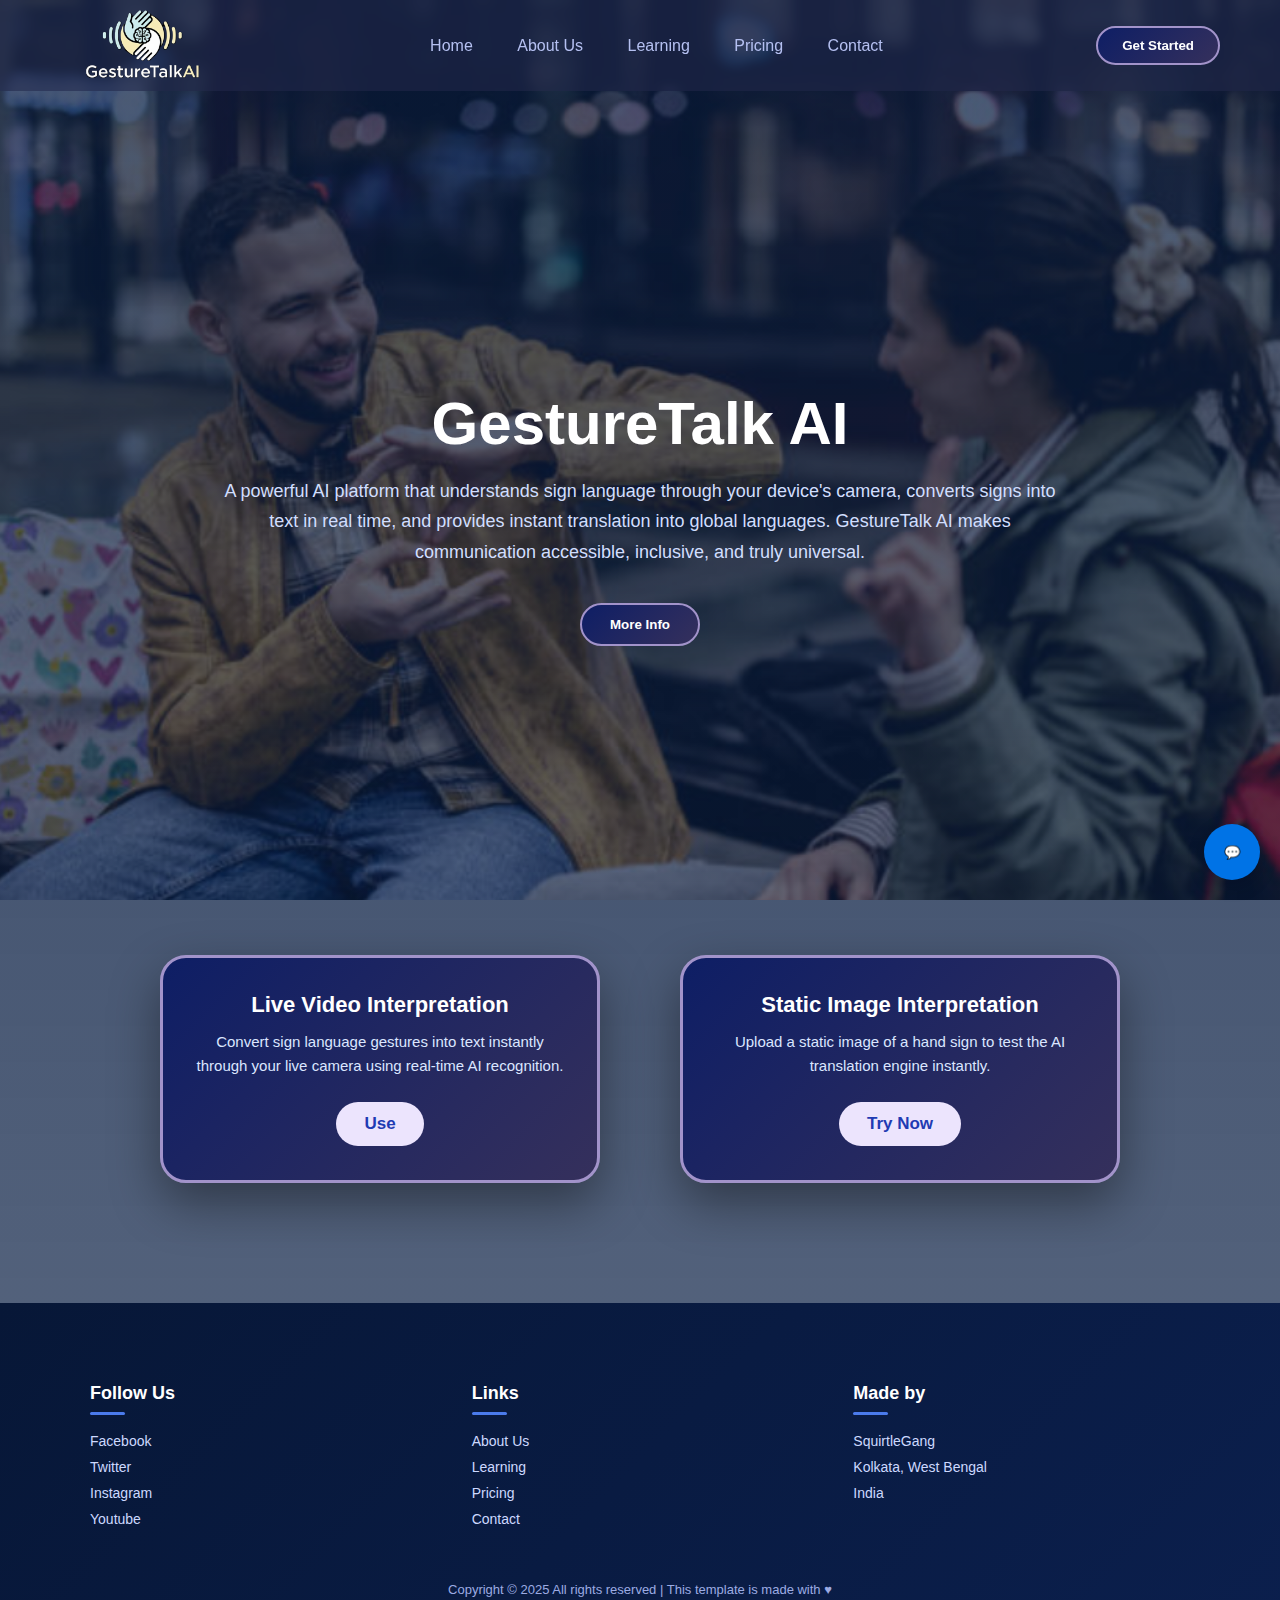
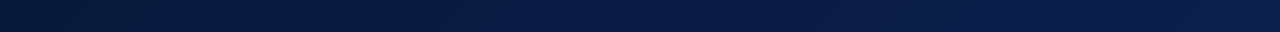
<file: Frontend/Landingpage/home.html>
<!DOCTYPE html>
<html lang="en">

<head>
    <meta charset="UTF-8">
    <title>Landing Page</title>
    <link rel="stylesheet" href="home.css">
</head>

<body>

    <!-- NAVBAR -->

    <header class="navbar">
        <div class="logo">
            <img src="../../logo.png">
        </div>
        <nav>
            <a href="home.html">Home</a>
            <a href="../About_us/about.html">About Us</a>
            <a href="../Learning/learn.html">Learning</a>
            <a href="../Pricing/pricing.html">Pricing</a>
            <a href="../Contact_us/contact.html">Contact</a>
        </nav>
        <button class="btn-start">
            <a href="../Login/login.html">Get Started</a>
        </button>
    </header>

    <!-- HERO SECTION -->
    <section class="hero">
        <div class="hero-content">
            <h1>GestureTalk AI</h1>
            <p>
                A powerful AI platform that understands sign language through your device's camera, converts signs into
                text in real time, and provides instant translation into global languages. GestureTalk AI makes
                communication accessible, inclusive, and truly universal.
            </p>
            <button class="info-btn">
                <a href="../About_us/about.html">More Info</a>
            </button>
        </div>
    </section>

    <!-- CARDS SECTION -->
    <section class="cards">
        <div class="card">
            <h3>Live Video Interpretation</h3>
            <p>
                Convert sign language gestures into text instantly through your live camera using real-time AI
                recognition.
            </p>
            <button class="card-btn" onclick="window.location.href='../LiveVideo/index.html'">
                Use
            </button>
        </div>

        <!-- <div class="card">
            <h3>Language Translator</h3>
            <p>
                Translate interpreted sign language text into any language for seamless global communication.
            </p>
            <button class="card-btn">Use</button>
        </div> -->

        <div class="card">
            <h3>Static Image Interpretation</h3>
            <p>
                Upload a static image of a hand sign to test the AI translation engine instantly.
            </p>
            <button class="card-btn" onclick="window.location.href='../Upload/upload.html'">
                Try Now
            </button>
        </div>
    </section>


    <!-- CHATBOT (GLOBAL) -->
    <!-- <iframe src="Frontend/Chatbot/chatbox.html" title="Chatbot" style="
    position: fixed;
    bottom: 0;
    right: 0;
    width: 420px;
    height: 620px;
    border: none;
    z-index: 9999;
    background: transparent;
  "></iframe> -->

    <!DOCTYPE html>
    <html lang="en">

    <head>
        <meta charset="utf-8" />
        <meta name="viewport" content="width=device-width,initial-scale=1" />
        <title>Chatbox</title>
        <style>
            :root {
                --bg: #f6f7fb;
                --accent: #0073e6;
                --muted: #6b7280;
                --panel: #ffffff;
            }

            html,
            body {
                height: 100%;
                margin: 0;
                font-family: Inter, system-ui, Segoe UI, Roboto, "Helvetica Neue", Arial;
            }

            /* Floating toggle button */
            .chat-toggle {
                position: fixed;
                right: 20px;
                bottom: 20px;
                background: var(--accent);
                color: #fff;
                border-radius: 999px;
                width: 56px;
                height: 56px;
                border: none;
                cursor: pointer;
                display: flex;
                align-items: center;
                justify-content: center;
                box-shadow: 0 6px 18px rgba(2, 6, 23, 0.2);
                z-index: 1000;
            }

            .chat-toggle:focus {
                outline: 3px solid rgba(0, 115, 230, 0.25);
            }

            /* Chat panel */
            .chat-panel {
                position: fixed;
                right: 20px;
                bottom: 86px;
                width: 360px;
                max-width: calc(100% - 40px);
                height: 520px;
                background: var(--panel);
                border-radius: 12px;
                box-shadow: 0 10px 30px rgba(2, 6, 23, 0.15);
                display: flex;
                flex-direction: column;
                overflow: hidden;
                z-index: 1000;
            }

            .chat-header {
                background: linear-gradient(90deg, var(--accent), #2a6fd6);
                color: #fff;
                padding: 12px 14px;
                display: flex;
                align-items: center;
                justify-content: space-between;
            }

            .chat-header h3 {
                margin: 0;
                font-size: 15px;
            }

            .chat-header button {
                background: transparent;
                border: 0;
                color: rgba(255, 255, 255, 0.9);
                cursor: pointer;
            }

            .chat-body {
                padding: 12px;
                flex: 1;
                overflow: auto;
                background: linear-gradient(180deg, #f8fafc 0%, #fff 100%);
            }

            .messages {
                display: flex;
                flex-direction: column;
                gap: 12px;
            }

            .msg {
                max-width: 78%;
                padding: 10px 12px;
                border-radius: 12px;
                font-size: 14px;
                line-height: 1.3;
                box-shadow: 0 1px 0 rgba(0, 0, 0, 0.03);
            }

            .msg.user {
                align-self: flex-end;
                background: linear-gradient(180deg, #e6f0ff, #cfe6ff);
                color: #032a4a;
            }

            .msg.bot {
                align-self: flex-start;
                background: #f1f5f9;
                color: #0f172a;
            }

            .msg .meta {
                display: block;
                font-size: 11px;
                color: var(--muted);
                margin-top: 6px;
            }

            .chat-input {
                display: flex;
                padding: 10px;
                border-top: 1px solid #eef2f7;
                background: linear-gradient(180deg, #fff, #fafbff);
            }

            .chat-input input[type="text"] {
                flex: 1;
                padding: 10px 12px;
                border-radius: 8px;
                border: 1px solid #e6eef8;
                font-size: 14px;
            }

            .chat-input button {
                margin-left: 8px;
                background: var(--accent);
                color: #fff;
                border: 0;
                padding: 10px 12px;
                border-radius: 8px;
                cursor: pointer;
            }

            /* Minimal responsive rules */
            @media (max-width: 420px) {
                .chat-panel {
                    right: 12px;
                    left: 12px;
                    width: auto;
                    height: 66vh;
                    bottom: 86px;
                }
            }

            /* Empty state */
            .empty {
                color: var(--muted);
                text-align: center;
                padding: 18px 8px;
            }
        </style>
    </head>

    <body>
        <!-- Floating toggle button -->
        <button class="chat-toggle" id="chatToggle" aria-expanded="false" aria-controls="chatPanel" title="Open chat">
            💬
        </button>

        <!-- Chat panel (hidden by default) -->
        <aside class="chat-panel" id="chatPanel" role="dialog" aria-label="Site chat" aria-hidden="true"
            style="display: none">
            <header class="chat-header">
                <h3>Chat with us</h3>
                <div>
                    <button id="clearBtn" title="Clear conversation">Clear</button>
                    <button id="closeBtn" aria-label="Close chat">✕</button>
                </div>
            </header>

            <main class="chat-body" id="chatBody">
                <div class="messages" id="messages" aria-live="polite" aria-relevant="additions"></div>
                <div class="empty" id="emptyState">
                    Ask me anything — I'm here to help.
                </div>
            </main>

            <form class="chat-input" id="chatForm" autocomplete="off" aria-label="Send a message">
                <input id="messageInput" name="message" type="text" placeholder="Type a message and press Enter"
                    aria-label="Message input" />
                <button type="submit" id="sendBtn">Send</button>
            </form>
        </aside>

        <script>
            (function () {
                const toggle = document.getElementById("chatToggle");
                const panel = document.getElementById("chatPanel");
                const closeBtn = document.getElementById("closeBtn");
                const clearBtn = document.getElementById("clearBtn");
                const form = document.getElementById("chatForm");
                const input = document.getElementById("messageInput");
                const messagesEl = document.getElementById("messages");
                const emptyState = document.getElementById("emptyState");
                const STORAGE_KEY = "site_chat_messages_v1";

                let messages = [];

                function save() {
                    try {
                        localStorage.setItem(STORAGE_KEY, JSON.stringify(messages));
                    } catch (e) { }
                }

                function load() {
                    try {
                        const raw = localStorage.getItem(STORAGE_KEY);
                        if (raw) {
                            messages = JSON.parse(raw);
                        }
                    } catch (e) {
                        messages = [];
                    }
                }

                function fmtTime(ts) {
                    const d = new Date(ts);
                    return d.toLocaleTimeString([], {
                        hour: "2-digit",
                        minute: "2-digit",
                    });
                }

                function render() {
                    messagesEl.innerHTML = "";
                    if (messages.length === 0) {
                        emptyState.style.display = "block";
                    } else {
                        emptyState.style.display = "none";
                    }

                    messages.forEach((m) => {
                        const div = document.createElement("div");
                        div.className = "msg " + (m.from === "user" ? "user" : "bot");
                        div.innerHTML =
                            "<div>" +
                            escapeHtml(m.text) +
                            "</div>" +
                            '<span class="meta">' +
                            fmtTime(m.ts) +
                            "</span>";
                        messagesEl.appendChild(div);
                    });
                    // scroll to bottom
                    messagesEl.parentElement.scrollTop =
                        messagesEl.parentElement.scrollHeight;
                }

                function escapeHtml(s) {
                    return String(s).replace(/[&<>"]+/g, function (c) {
                        return { "&": "&amp;", "<": "&lt;", ">": "&gt;", '"': "&quot;" }[c];
                    });
                }

                function addMessage(text, from = "user") {
                    const item = { text: text.trim(), from, ts: Date.now() };
                    messages.push(item);
                    save();
                    render();
                }

                function simulateBotResponse(userText) {
                    const reply = generateBotReply(userText);
                    setTimeout(() => {
                        addMessage(reply, "bot");
                    }, 700 + Math.random() * 900);
                }

                function generateBotReply(input) {
                    if (!input) return "Hi — how can I help you today?";
                    const low = input.toLowerCase();

                    /* INPUT & OUTPUT OF CHATBOT */

                    // 1. Core Services & Sign Language (Project Specific)
                    if (low.includes("how it works") || low.includes("how to use") || low.includes("gesture") || low.includes("works") || low.includes("use") || low.includes("process") || low.includes("what is this platform") || low.includes("what does this website do") || low.includes("what problem does this project solve")) {
                        return "GestureTalk AI uses your camera to track hand movements. Our AI then translates those gestures into text and speech in real-time.";
                    }
                    if (low.includes("asl") || low.includes("language") || low.includes("alphabet") || low.includes("isl") || low.includes("american sign language") || low.includes("indian sign language") || low.includes("bsl") || low.includes("bdsl") || low.includes("bengali sign language") || low.includes("number") || low.includes("word") || low.includes("sign language supported")) {
                        return "We currently specialize in American Sign Language (ASL). You can practice the alphabet and common phrases in our 'Learning' section.";
                    }

                    // 2. Technical Support (Camera & Permissions)
                    if (low.includes("camera") || low.includes("not working") || low.includes("access") || low.includes("wrong") || low.includes("problem") || low.includes("defect") || low.includes("bug") || low.includes("loading") || low.includes("page") || low.includes("blank") || low.includes("opening") || low.includes("permission") || low.includes("frozen") || low.includes("front") || low.includes("blur") || low.includes("lag") || low.includes("delay") || low.includes("webcam") || low.includes("image")) {
                        return "Please ensure you've allowed camera permissions in your browser. For best results, stay in a well-lit area.";
                    }

                    // 3. Pricing & Account (Business Logic)
                    if (low.includes("price") || low.includes("cost") || low.includes("free") || low.includes("$") || low.includes("₹") || low.includes("plan") || low.includes("trail") || low.includes("upgrade") || low.includes("downgrade") || low.includes("availability") || low.includes("discounts") || low.includes("monthly") || low.includes("yearly") || low.includes("pricing") || low.includes("bill") || low.includes("subscript") || low.includes("refund") || low.includes("payment") || low.includes("finance") || low.includes("buy") || low.includes("purchase")) {
                        return "For pricing details, please check our 'Pricing' page. We offer both free and pro versions for schools and individuals.";
                    }
                    if (low.includes("login") || low.includes("account") || low.includes("password") || low.includes("sign in") || low.includes("sign up") || low.includes("password reset") || low.includes("login error") || low.includes("login error") || low.includes("register")) {
                        return "You can log in using the 'Login' button. If you've forgotten your password, use the 'Forgot Password?' link on that page.";
                    }

                    // 4. Greetings & Politeness (Human Touch)
                    if (low.includes("hello") || low.includes("hi") || low.includes("hey") || low.includes("good morning") || low.includes("good evening") || low.includes("hi there") || low.includes("hello bot") || low.includes("good afternoon") || low.includes("noon") || low.includes("whats up")) {
                        return "Hello! I'm your GestureTalk assistant. How can I help you with sign language translation today?";
                    }
                    if (low.includes("thank") || low.includes("appreciate") || low.includes("that was helpful") || low.includes("great work") || low.includes("greeting")) {
                        return "You're very welcome! I'm happy to help you bridge the communication gap.";
                    }
                    if (low.includes("how are you") || low.includes("how are you doing") || low.includes("are you there") || low.includes("what are you up to") || low.includes("are you okay")) {
                        return "I'm functioning perfectly and ready to translate! How about you?";
                    }

                    // 5. Educational/Learning
                    if (low.includes("learn") || low.includes("study") || low.includes("lesson") || low.includes("practice") || low.includes("stduents") || low.includes("video solutions") || low.includes("learn alphabets") || low.includes("learn words") || low.includes("learn numbers") || low.includes("curious") || low.includes("tips") || low.includes("i donot know sign language") || low.includes("tips") || low.includes("beginner") || low.includes("amateur")) {
                        return "Want to learn sign language? Head over to our 'Learning' tab to find interactive tutorials and practice sessions!";
                    }

                    // 6. Navigation & Exit
                    if (low.includes("home") || low.includes("exit") || low.includes("back") || low.includes("previous") || low.includes("quit") || low.includes("stop") || low.includes("close chatbot") || low.includes("leave") || low.includes("return")) {
                        return "You can return to the main page by clicking the 'Home' button in the top-left corner.";
                    }

                    // 7. Mission/About
                    if (low.includes("who made this") || low.includes("creator") || low.includes("purpose") || low.includes("about") || low.includes("mission") || low.includes("goal") || low.includes("aim") || low.includes("why was this project created") || low.includes("team") || low.includes("overview") || low.includes("about project") || low.includes("project") || low.includes("motive")) {
                        return "GestureTalk AI was developed to bridge the communication gap between the deaf community and the hearing world.";
                    }

                    // Default Fallback
                    return "I'm still learning! Try asking about 'camera help', 'pricing', 'ASL support', or 'how it works'.";

                }

                // UI handlers
                toggle.addEventListener("click", () => {
                    const open = panel.style.display !== "none";
                    if (open) {
                        closePanel();
                    } else {
                        openPanel();
                    }
                });

                closeBtn.addEventListener("click", closePanel);
                clearBtn.addEventListener("click", () => {
                    if (confirm("Clear conversation?")) {
                        messages = [];
                        save();
                        render();
                    }
                });

                function openPanel() {
                    panel.style.display = "flex";
                    panel.setAttribute("aria-hidden", "false");
                    toggle.setAttribute("aria-expanded", "true");
                    input.focus();
                }
                function closePanel() {
                    panel.style.display = "none";
                    panel.setAttribute("aria-hidden", "true");
                    toggle.setAttribute("aria-expanded", "false");
                    toggle.focus();
                }

                form.addEventListener("submit", (e) => {
                    e.preventDefault();
                    const val = input.value.trim();
                    if (!val) return;
                    addMessage(val, "user");
                    input.value = "";
                    simulateBotResponse(val);
                    input.focus();
                });

                // allow Enter to send; Shift+Enter for newline
                input.addEventListener("keydown", (e) => {
                    if (e.key === "Enter" && !e.shiftKey) {
                        e.preventDefault();
                        form.dispatchEvent(
                            new Event("submit", { cancelable: true, bubbles: true })
                        );
                    }
                });

                // initial load
                load();
                render();

                // Expose small API for integration (optional)
                window.SimpleChat = {
                    open: openPanel,
                    close: closePanel,
                    send: (text) => {
                        addMessage(text, "user");
                        simulateBotResponse(text);
                    },
                    clear: () => {
                        messages = [];
                        save();
                        render();
                    },
                };
            })();
        </script>
    </body>

    </html>



    <!-- FOOTER -->
    <footer class="footer">
        <div class="footer-container">

            <div class="footer-column">
                <h3>Follow Us</h3>
                <a href="#">Facebook</a>
                <a href="#">Twitter</a>
                <a href="#">Instagram</a>
                <a href="#">Youtube</a>
            </div>

            <div class="footer-column">
                <h3>Links</h3>
                <a href="../About_us/about.html">About Us</a>
                <a href="../Learning/learn.html">Learning</a>
                <a href="../Pricing/pricing.html">Pricing</a>
                <a href="../Contact_us/contact.html">Contact</a>
            </div>

            <div class="footer-column">
                <h3>Made by</h3>
                <p>SquirtleGang</p>
                <p>Kolkata, West Bengal</p>
                <p>India</p>
            </div>

        </div>

        <p class="copyright">
            Copyright © 2025 All rights reserved | This template is made with ♥
        </p>
    </footer>

</body>

</html>
</file>
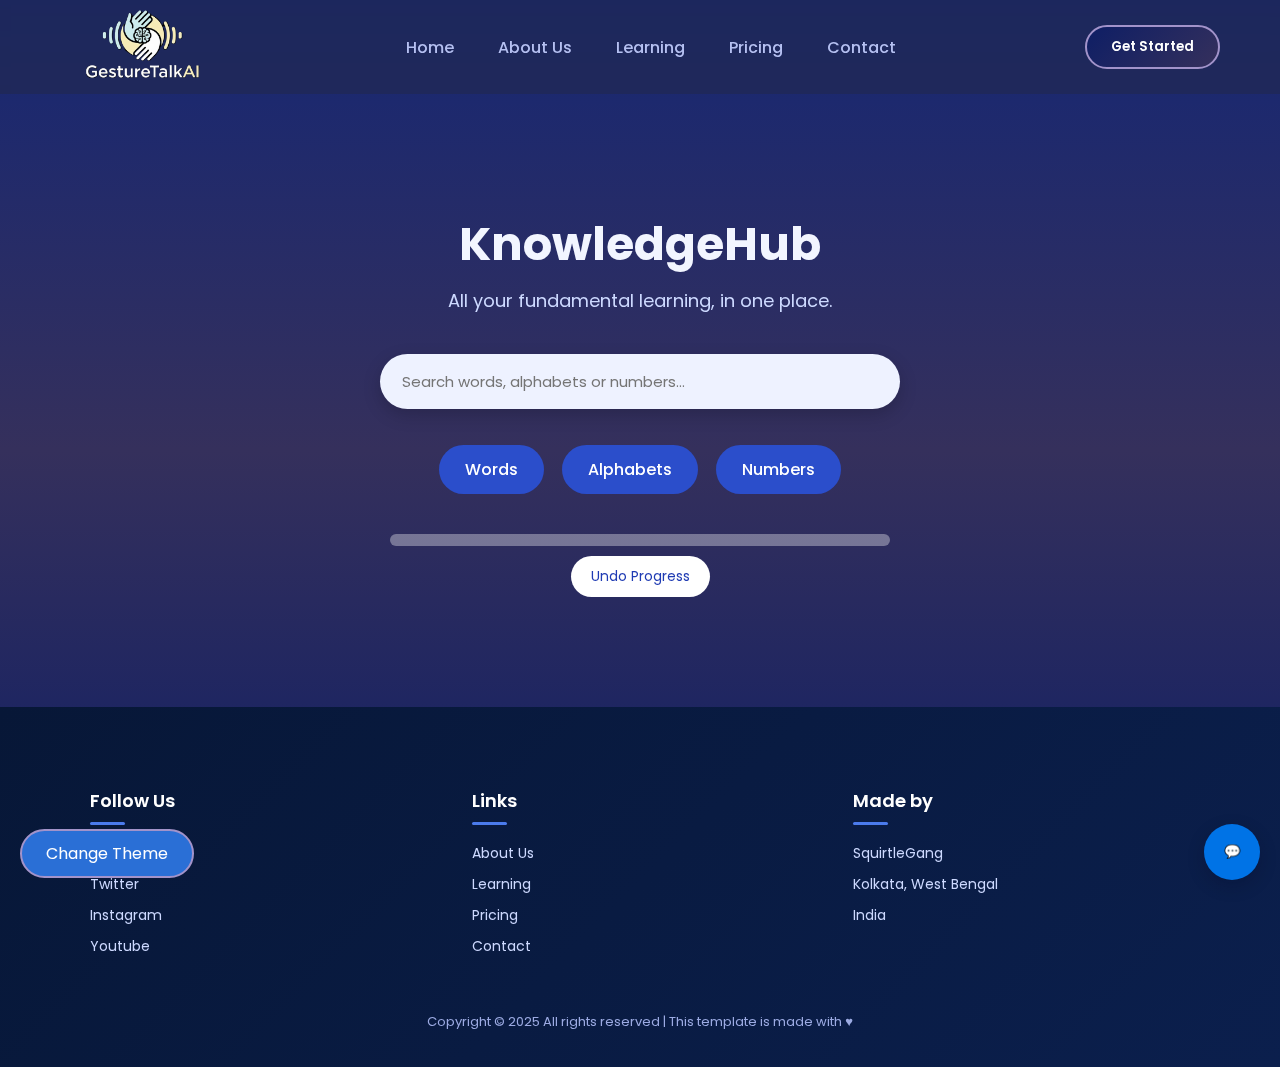
<file: Frontend/Learning/learn.html>
<!DOCTYPE html>
<html lang="en">
  <head>
    <meta charset="UTF-8" />
    <meta name="viewport" content="width=device-width, initial-scale=1.0" />
    <title>Sign Learning App</title>

    <!-- External CSS -->
    <link rel="stylesheet" href="learn.css">

    <!-- Font -->
    <link href="https://fonts.googleapis.com/css2?family=Poppins&display=swap" rel="stylesheet">
  </head>

  <body>
   <!-- NAVBAR -->
<header class="navbar">
     <div class="logo">
            <img src="../../logo.png">
    </div>
    <nav>
            <a href="../Landingpage/home.html">Home</a>
            <a href="../About_us/about.html">About Us</a>
            <a href="learn.html">Learning</a>
            <a href="../Pricing/pricing.html">Pricing</a>
            <a href="../Contact_us/contact.html">Contact</a>
    </nav>

    <button class="btn-start">
             <a href="../Login/login.html">Get Started</a>
    </button>

</header>
<!--  -->

    <div class="container">
      <h1>KnowledgeHub</h1>

      <p class="subtitle">All your fundamental learning, in one place.</p>

      <!-- Search Bar -->
      <input
        type="text"
        id="searchBox"
        placeholder="Search words, alphabets or numbers..."
        onkeyup="searchCards()"
      />

      <!-- Sections -->
      <div class="section-buttons">
        <div onclick="loadWords()">Words</div>
        <div onclick="loadAlphabets()">Alphabets</div>
        <div onclick="loadNumbers()">Numbers</div>
      </div>

      <!-- Progress -->
      <div class="progress-container">
        <div class="progress">
          <div class="progress-fill"></div>
        </div>
        <button onclick="resetProgress()" style="margin-top: 10px">
          Undo Progress
        </button>
      </div>

      <!-- Cards -->
      <div class="grid" id="cardContainer"></div>
    </div>

    <!-- Theme Toggle -->
    <div class="theme-toggle" onclick="toggleTheme()">Change Theme</div>
<!DOCTYPE html>
<html lang="en">
  <head>
    <meta charset="utf-8" />
    <meta name="viewport" content="width=device-width,initial-scale=1" />
    <title>Chatbox</title>
    <style>
      :root {
        --bg: #f6f7fb;
        --accent: #0073e6;
        --muted: #6b7280;
        --panel: #ffffff;
      }
      html,
      body {
        height: 100%;
        margin: 0;
        font-family: Inter, system-ui, Segoe UI, Roboto, "Helvetica Neue", Arial;
      }
      /* Floating toggle button */
      .chat-toggle {
        position: fixed;
        right: 20px;
        bottom: 20px;
        background: var(--accent);
        color: #fff;
        border-radius: 999px;
        width: 56px;
        height: 56px;
        border: none;
        cursor: pointer;
        display: flex;
        align-items: center;
        justify-content: center;
        box-shadow: 0 6px 18px rgba(2, 6, 23, 0.2);
        z-index: 1000;
      }
      .chat-toggle:focus {
        outline: 3px solid rgba(0, 115, 230, 0.25);
      }

      /* Chat panel */
      .chat-panel {
        position: fixed;
        right: 20px;
        bottom: 86px;
        width: 360px;
        max-width: calc(100% - 40px);
        height: 520px;
        background: var(--panel);
        border-radius: 12px;
        box-shadow: 0 10px 30px rgba(2, 6, 23, 0.15);
        display: flex;
        flex-direction: column;
        overflow: hidden;
        z-index: 1000;
      }
      .chat-header {
        background: linear-gradient(90deg, var(--accent), #2a6fd6);
        color: #fff;
        padding: 12px 14px;
        display: flex;
        align-items: center;
        justify-content: space-between;
      }
      .chat-header h3 {
        margin: 0;
        font-size: 15px;
      }
      .chat-header button {
        background: transparent;
        border: 0;
        color: rgba(255, 255, 255, 0.9);
        cursor: pointer;
      }

      .chat-body {
        padding: 12px;
        flex: 1;
        overflow: auto;
        background: linear-gradient(180deg, #f8fafc 0%, #fff 100%);
      }
      .messages {
        display: flex;
        flex-direction: column;
        gap: 12px;
      }
      .msg {
        max-width: 78%;
        padding: 10px 12px;
        border-radius: 12px;
        font-size: 14px;
        line-height: 1.3;
        box-shadow: 0 1px 0 rgba(0, 0, 0, 0.03);
      }
      .msg.user {
        align-self: flex-end;
        background: linear-gradient(180deg, #e6f0ff, #cfe6ff);
        color: #032a4a;
      }
      .msg.bot {
        align-self: flex-start;
        background: #f1f5f9;
        color: #0f172a;
      }
      .msg .meta {
        display: block;
        font-size: 11px;
        color: var(--muted);
        margin-top: 6px;
      }

      .chat-input {
        display: flex;
        padding: 10px;
        border-top: 1px solid #eef2f7;
        background: linear-gradient(180deg, #fff, #fafbff);
      }
      .chat-input input[type="text"] {
        flex: 1;
        padding: 10px 12px;
        border-radius: 8px;
        border: 1px solid #e6eef8;
        font-size: 14px;
      }
      .chat-input button {
        margin-left: 8px;
        background: var(--accent);
        color: #fff;
        border: 0;
        padding: 10px 12px;
        border-radius: 8px;
        cursor: pointer;
      }

      /* Minimal responsive rules */
      @media (max-width: 420px) {
        .chat-panel {
          right: 12px;
          left: 12px;
          width: auto;
          height: 66vh;
          bottom: 86px;
        }
      }

      /* Empty state */
      .empty {
        color: var(--muted);
        text-align: center;
        padding: 18px 8px;
      }
    </style>
  </head>
  <body>
    <!-- Floating toggle button -->
    <button
      class="chat-toggle"
      id="chatToggle"
      aria-expanded="false"
      aria-controls="chatPanel"
      title="Open chat"
    >
      💬
    </button>

    <!-- Chat panel (hidden by default) -->
    <aside
      class="chat-panel"
      id="chatPanel"
      role="dialog"
      aria-label="Site chat"
      aria-hidden="true"
      style="display: none"
    >
      <header class="chat-header">
        <h3>Chat with us</h3>
        <div>
          <button id="clearBtn" title="Clear conversation">Clear</button>
          <button id="closeBtn" aria-label="Close chat">✕</button>
        </div>
      </header>

      <main class="chat-body" id="chatBody">
        <div
          class="messages"
          id="messages"
          aria-live="polite"
          aria-relevant="additions"
        ></div>
        <div class="empty" id="emptyState">
          Ask me anything — I'm here to help.
        </div>
      </main>

      <form
        class="chat-input"
        id="chatForm"
        autocomplete="off"
        aria-label="Send a message"
      >
        <input
          id="messageInput"
          name="message"
          type="text"
          placeholder="Type a message and press Enter"
          aria-label="Message input"
        />
        <button type="submit" id="sendBtn">Send</button>
      </form>
    </aside>

    <script>
      (function () {
        const toggle = document.getElementById("chatToggle");
        const panel = document.getElementById("chatPanel");
        const closeBtn = document.getElementById("closeBtn");
        const clearBtn = document.getElementById("clearBtn");
        const form = document.getElementById("chatForm");
        const input = document.getElementById("messageInput");
        const messagesEl = document.getElementById("messages");
        const emptyState = document.getElementById("emptyState");
        const STORAGE_KEY = "site_chat_messages_v1";

        let messages = [];

        function save() {
          try {
            localStorage.setItem(STORAGE_KEY, JSON.stringify(messages));
          } catch (e) {}
        }

        function load() {
          try {
            const raw = localStorage.getItem(STORAGE_KEY);
            if (raw) {
              messages = JSON.parse(raw);
            }
          } catch (e) {
            messages = [];
          }
        }

        function fmtTime(ts) {
          const d = new Date(ts);
          return d.toLocaleTimeString([], {
            hour: "2-digit",
            minute: "2-digit",
          });
        }

        function render() {
          messagesEl.innerHTML = "";
          if (messages.length === 0) {
            emptyState.style.display = "block";
          } else {
            emptyState.style.display = "none";
          }

          messages.forEach((m) => {
            const div = document.createElement("div");
            div.className = "msg " + (m.from === "user" ? "user" : "bot");
            div.innerHTML =
              "<div>" +
              escapeHtml(m.text) +
              "</div>" +
              '<span class="meta">' +
              fmtTime(m.ts) +
              "</span>";
            messagesEl.appendChild(div);
          });
          // scroll to bottom
          messagesEl.parentElement.scrollTop =
            messagesEl.parentElement.scrollHeight;
        }

        function escapeHtml(s) {
          return String(s).replace(/[&<>"]+/g, function (c) {
            return { "&": "&amp;", "<": "&lt;", ">": "&gt;", '"': "&quot;" }[c];
          });
        }

        function addMessage(text, from = "user") {
          const item = { text: text.trim(), from, ts: Date.now() };
          messages.push(item);
          save();
          render();
        }

        function simulateBotResponse(userText) {
          const reply = generateBotReply(userText);
          setTimeout(() => {
            addMessage(reply, "bot");
          }, 700 + Math.random() * 900);
        }

        function generateBotReply(input) {
          if (!input) return "Hi — how can I help you today?";
          const low = input.toLowerCase();
                    
    /* INPUT & OUTPUT OF CHATBOT */

    // 1. Core Services & Sign Language (Project Specific)
    if (low.includes("how it works") || low.includes("how to use") || low.includes("gesture") || low.includes("works") || low.includes("use") || low.includes("process") || low.includes("what is this platform") || low.includes("what does this website do") || low.includes("what problem does this project solve")) {
        return "GestureTalk AI uses your camera to track hand movements. Our AI then translates those gestures into text and speech in real-time.";
    }
    if (low.includes("asl") || low.includes("language") || low.includes("alphabet") || low.includes("isl") || low.includes("american sign language") || low.includes("indian sign language") || low.includes("bsl") || low.includes("bdsl") || low.includes("bengali sign language") || low.includes("number") || low.includes("word") || low.includes("sign language supported")) {
        return "We currently specialize in American Sign Language (ASL). You can practice the alphabet and common phrases in our 'Learning' section.";
    }

    // 2. Technical Support (Camera & Permissions)
    if (low.includes("camera") || low.includes("not working") || low.includes("access") || low.includes("wrong") || low.includes("problem") || low.includes("defect") || low.includes("bug") || low.includes("loading") || low.includes("page") || low.includes("blank") || low.includes("opening") || low.includes("permission") || low.includes("frozen") || low.includes("front") || low.includes("blur") || low.includes("lag") || low.includes("delay") || low.includes("webcam") || low.includes("image")) {
        return "Please ensure you've allowed camera permissions in your browser. For best results, stay in a well-lit area.";
    }

    // 3. Pricing & Account (Business Logic)
    if (low.includes("price") || low.includes("cost") || low.includes("free") || low.includes("$") || low.includes("₹") || low.includes("plan") || low.includes("trail") || low.includes("upgrade") || low.includes("downgrade") || low.includes("availability") || low.includes("discounts") || low.includes("monthly") || low.includes("yearly") || low.includes("pricing") || low.includes("bill") || low.includes("subscript") || low.includes("refund") || low.includes("payment") || low.includes("finance") || low.includes("buy") || low.includes("purchase")) {   
        return "For pricing details, please check our 'Pricing' page. We offer both free and pro versions for schools and individuals.";
    }
    if (low.includes("login") || low.includes("account") || low.includes("password") || low.includes("sign in")  || low.includes("sign up") || low.includes("password reset") || low.includes("login error") || low.includes("login error") || low.includes("register")) {
        return "You can log in using the 'Login' button. If you've forgotten your password, use the 'Forgot Password?' link on that page.";
    }

    // 4. Greetings & Politeness (Human Touch)
    if (low.includes("hello") || low.includes("hi") || low.includes("hey") || low.includes("good morning") || low.includes("good evening") || low.includes("hi there") || low.includes("hello bot") || low.includes("good afternoon") || low.includes("noon") || low.includes("whats up")) {
        return "Hello! I'm your GestureTalk assistant. How can I help you with sign language translation today?";
    }
    if (low.includes("thank") || low.includes("appreciate") || low.includes("that was helpful") || low.includes("great work") || low.includes("greeting")) {
        return "You're very welcome! I'm happy to help you bridge the communication gap.";
    }
    if (low.includes("how are you") || low.includes("how are you doing") || low.includes("are you there") || low.includes("what are you up to") || low.includes("are you okay")) {
        return "I'm functioning perfectly and ready to translate! How about you?";
    }

    // 5. Educational/Learning
    if (low.includes("learn") || low.includes("study") || low.includes("lesson") || low.includes("practice") || low.includes("stduents") || low.includes("video solutions") || low.includes("learn alphabets") || low.includes("learn words") || low.includes("learn numbers") || low.includes("curious") || low.includes("tips") || low.includes("i donot know sign language") || low.includes("tips") || low.includes("beginner") || low.includes("amateur")) {
        return "Want to learn sign language? Head over to our 'Learning' tab to find interactive tutorials and practice sessions!";
    }

    // 6. Navigation & Exit
    if (low.includes("home") || low.includes("exit") || low.includes("back") || low.includes("previous") || low.includes("quit") || low.includes("stop") || low.includes("close chatbot") || low.includes("leave") || low.includes("return")) {
        return "You can return to the main page by clicking the 'Home' button in the top-left corner.";
    }

    // 7. Mission/About
    if (low.includes("who made this") || low.includes("creator") || low.includes("purpose") || low.includes("about") || low.includes("mission") || low.includes("goal") || low.includes("aim") || low.includes("why was this project created") || low.includes("team") || low.includes("overview") || low.includes("about project") || low.includes("project") || low.includes("motive")) {
        return "GestureTalk AI was developed to bridge the communication gap between the deaf community and the hearing world.";
    }

    // Default Fallback
    return "I'm still learning! Try asking about 'camera help', 'pricing', 'ASL support', or 'how it works'.";

        }

        // UI handlers
        toggle.addEventListener("click", () => {
          const open = panel.style.display !== "none";
          if (open) {
            closePanel();
          } else {
            openPanel();
          }
        });

        closeBtn.addEventListener("click", closePanel);
        clearBtn.addEventListener("click", () => {
          if (confirm("Clear conversation?")) {
            messages = [];
            save();
            render();
          }
        });

        function openPanel() {
          panel.style.display = "flex";
          panel.setAttribute("aria-hidden", "false");
          toggle.setAttribute("aria-expanded", "true");
          input.focus();
        }
        function closePanel() {
          panel.style.display = "none";
          panel.setAttribute("aria-hidden", "true");
          toggle.setAttribute("aria-expanded", "false");
          toggle.focus();
        }

        form.addEventListener("submit", (e) => {
          e.preventDefault();
          const val = input.value.trim();
          if (!val) return;
          addMessage(val, "user");
          input.value = "";
          simulateBotResponse(val);
          input.focus();
        });

        // allow Enter to send; Shift+Enter for newline
        input.addEventListener("keydown", (e) => {
          if (e.key === "Enter" && !e.shiftKey) {
            e.preventDefault();
            form.dispatchEvent(
              new Event("submit", { cancelable: true, bubbles: true })
            );
          }
        });

        // initial load
        load();
        render();

        // Expose small API for integration (optional)
        window.SimpleChat = {
          open: openPanel,
          close: closePanel,
          send: (text) => {
            addMessage(text, "user");
            simulateBotResponse(text);
          },
          clear: () => {
            messages = [];
            save();
            render();
          },
        };
      })();
    </script>
  </body>
</html>

    <!-- FOOTER -->
<footer class="footer">
    <div class="footer-container">

        <div class="footer-column">
            <h3>Follow Us</h3>
            <a href="#">Facebook</a>
            <a href="#">Twitter</a>
            <a href="#">Instagram</a>
            <a href="#">Youtube</a>
        </div>

        <div class="footer-column">
            <h3>Links</h3>
            <a href="../About_us/about.html">About Us</a>
            <a href="learn.html">Learning</a>
            <a href="../Pricing/pricing.html">Pricing</a>
            <a href="../Contact_us/contact.html">Contact</a>
        </div>

        <div class="footer-column">
            <h3>Made by</h3>
            <p>SquirtleGang</p>
            <p>Kolkata, West Bengal</p>
            <p>India</p>
        </div>

    </div>

    <p class="copyright">
        Copyright © 2025 All rights reserved | This template is made with ♥
    </p>
</footer>

    <script>
  function toggleTheme() {
  document.body.classList.toggle("light");
  localStorage.setItem(
    "theme",
    document.body.classList.contains("light") ? "light" : "dark"
  );
}

/* Apply saved theme */
if (localStorage.getItem("theme") === "light") {
  document.body.classList.add("light");
}


      let progress = JSON.parse(localStorage.getItem("progress") || "{}");

      function updateProgress() {
        let learned = Object.keys(progress).length;
        let total = 6 + 26 + 10;
        document.querySelector(".progress-fill").style.width =
          (learned / total) * 100 + "%";
      }

      const words = ["Hello", "ThankYou", "Sorry", "Please", "ILoveYou", "Yes"];
      const alphabets = Array.from("ABCDEFGHIJKLMNOPQRSTUVWXYZ");
      const numbers = ["0","1","2","3","4","5","6","7","8","9"];

      function createCards(list, folder) {
        let cardHTML = "";
        list.forEach((item) => {
          cardHTML += `
          <div class="card">
            <h3>${item}</h3>
            <img src="${folder}/${item}.jpg" alt="">
            <button onclick="playVideo('${item}')">Watch Video</button>
            <video id="${item}" src="${folder}/${item}.mp4"
              style="width:100%; margin-top:10px;"></video>
          </div>
          `;
        });
        document.getElementById("cardContainer").innerHTML = cardHTML;
      }

      function loadWords() { createCards(words, "words"); }
      function loadAlphabets() { createCards(alphabets, "alphabets"); }
      function loadNumbers() { createCards(numbers, "numbers"); }

      function playVideo(id) {
        let vid = document.getElementById(id);
        vid.play();
        vid.onended = () => {
          progress[id] = true;
          localStorage.setItem("progress", JSON.stringify(progress));
          updateProgress();
        };
      }

      updateProgress();

      function searchCards() {
        let input = document.getElementById("searchBox").value.toLowerCase();
        let cards = document.querySelectorAll(".card");
        cards.forEach((card) => {
          let text = card.innerText.toLowerCase();
          card.style.display = text.includes(input) ? "block" : "none";
        });
      }

      function resetProgress() {
        progress = {};
        localStorage.setItem("progress", "{}");
        updateProgress();
      }
    </script>
  </body>
</html>
</file>
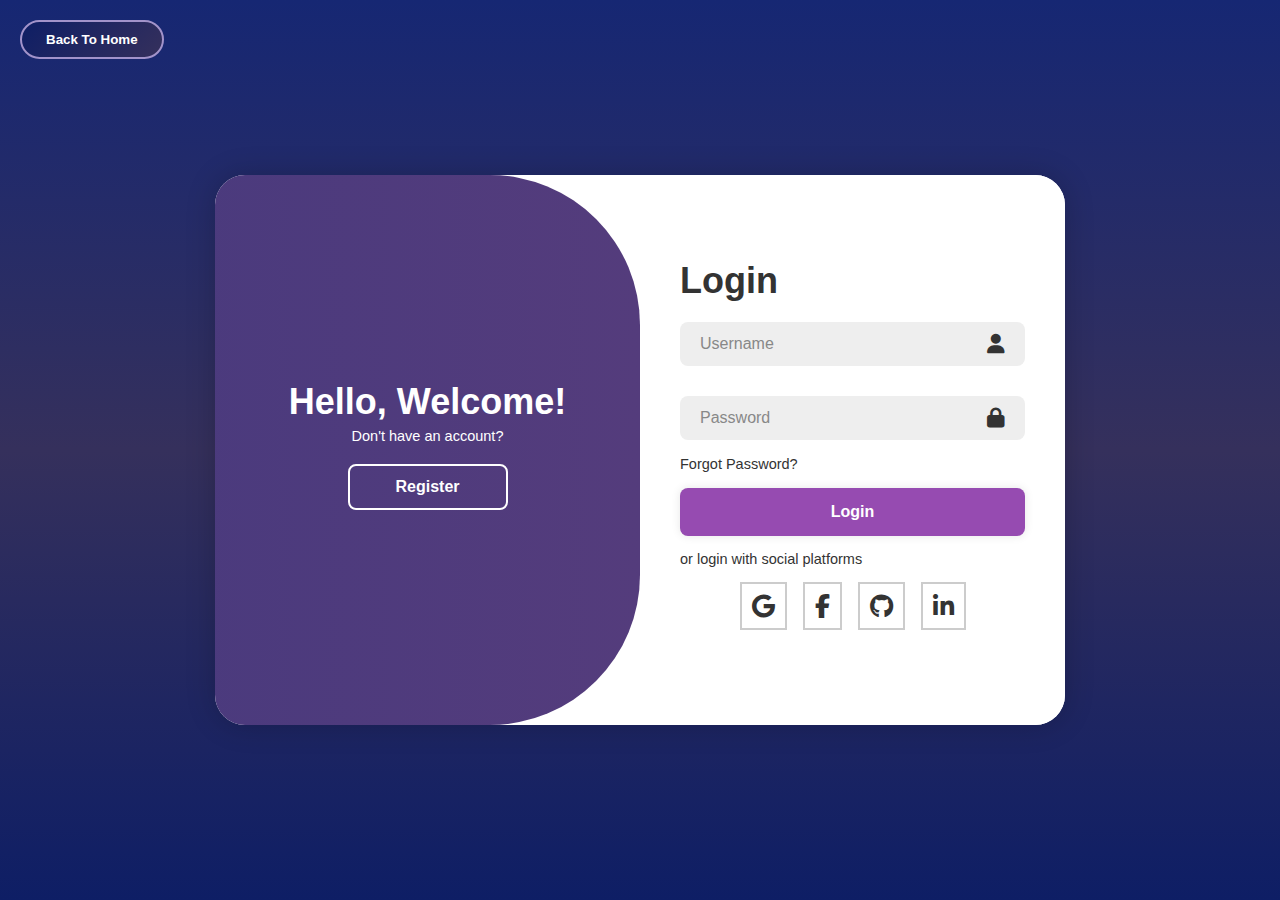
<file: Frontend/Login/login.html>
<!DOCTYPE html>
<html lang="en">
<head>
  <meta charset="UTF-8">
  <meta name="viewport" content="width=device-width, initial-scale=1.0">
  <title>Login/Signup Form</title>
  <link rel="stylesheet" href="login.css">
  <link rel="stylesheet" href="https://cdnjs.cloudflare.com/ajax/libs/font-awesome/6.4.0/css/all.min.css">
</head>
<body>
  <header>
    <button class="btn-start">
         <a href="../Landingpage/home.html">Back To Home</a>
    </button>
  </header>
  <div class="container">
    
    <div class="form-box Login">
      <form action="#" id="loginForm">
        <h1>Login</h1>
        <div class="input-box">
          <input type="text" placeholder="Username" required>
          <i class="fa-solid fa-user"></i>
        </div>
        <div class="input-box">
          <input type="password" placeholder="Password" required>
          <i class="fa-solid fa-lock"></i>
        </div>
        <div class="forgot-link">
          <a href="#">Forgot Password?</a>
        </div>
        <button type="submit" class="btn">Login</button>
        <p>or login with social platforms</p>
        <div class="social-icons">
          <a href="#"><i class="fa-brands fa-google"></i></a>
          <a href="#"><i class="fa-brands fa-facebook-f"></i></a>
          <a href="#"><i class="fa-brands fa-github"></i></a>
          <a href="#"><i class="fa-brands fa-linkedin-in"></i></a>
        </div>
      </form>
    </div>

    <div class="form-box register">
      <form action="#" id="registerForm">
        <h1>Registration</h1>
        <div class="input-box">
          <input type="text" placeholder="Username" required>
          <i class="fa-solid fa-user"></i>
        </div>
        <div class="input-box">
          <input type="email" placeholder="Email" required>
          <i class="fa-solid fa-envelope"></i>
        </div>
        <div class="input-box">
          <input type="password" placeholder="Password" required>
          <i class="fa-solid fa-lock"></i>
        </div>
        <button type="submit" class="btn">Register</button>
        <p>or register with social platforms</p>
        <div class="social-icons">
          <a href="#"><i class="fa-brands fa-google"></i></a>
          <a href="#"><i class="fa-brands fa-facebook-f"></i></a>
          <a href="#"><i class="fa-brands fa-github"></i></a>
          <a href="#"><i class="fa-brands fa-linkedin-in"></i></a>
        </div>
      </form>
    </div>

    <div class="toggle-box">
      <div class="toggle-panel toggle-left">
        <h1>Hello, Welcome!</h1>
        <p>Don't have an account?</p>
        <button class="btn register-btn">Register</button>
      </div>

      <div class="toggle-panel toggle-right">
        <h1>Welcome Back!</h1>
        <p>Already have an account?</p>
        <button class="btn login-btn">Login</button>
      </div>
    </div>
  </div>
</body>
<script src="login.js"></script>
</html>
</file>
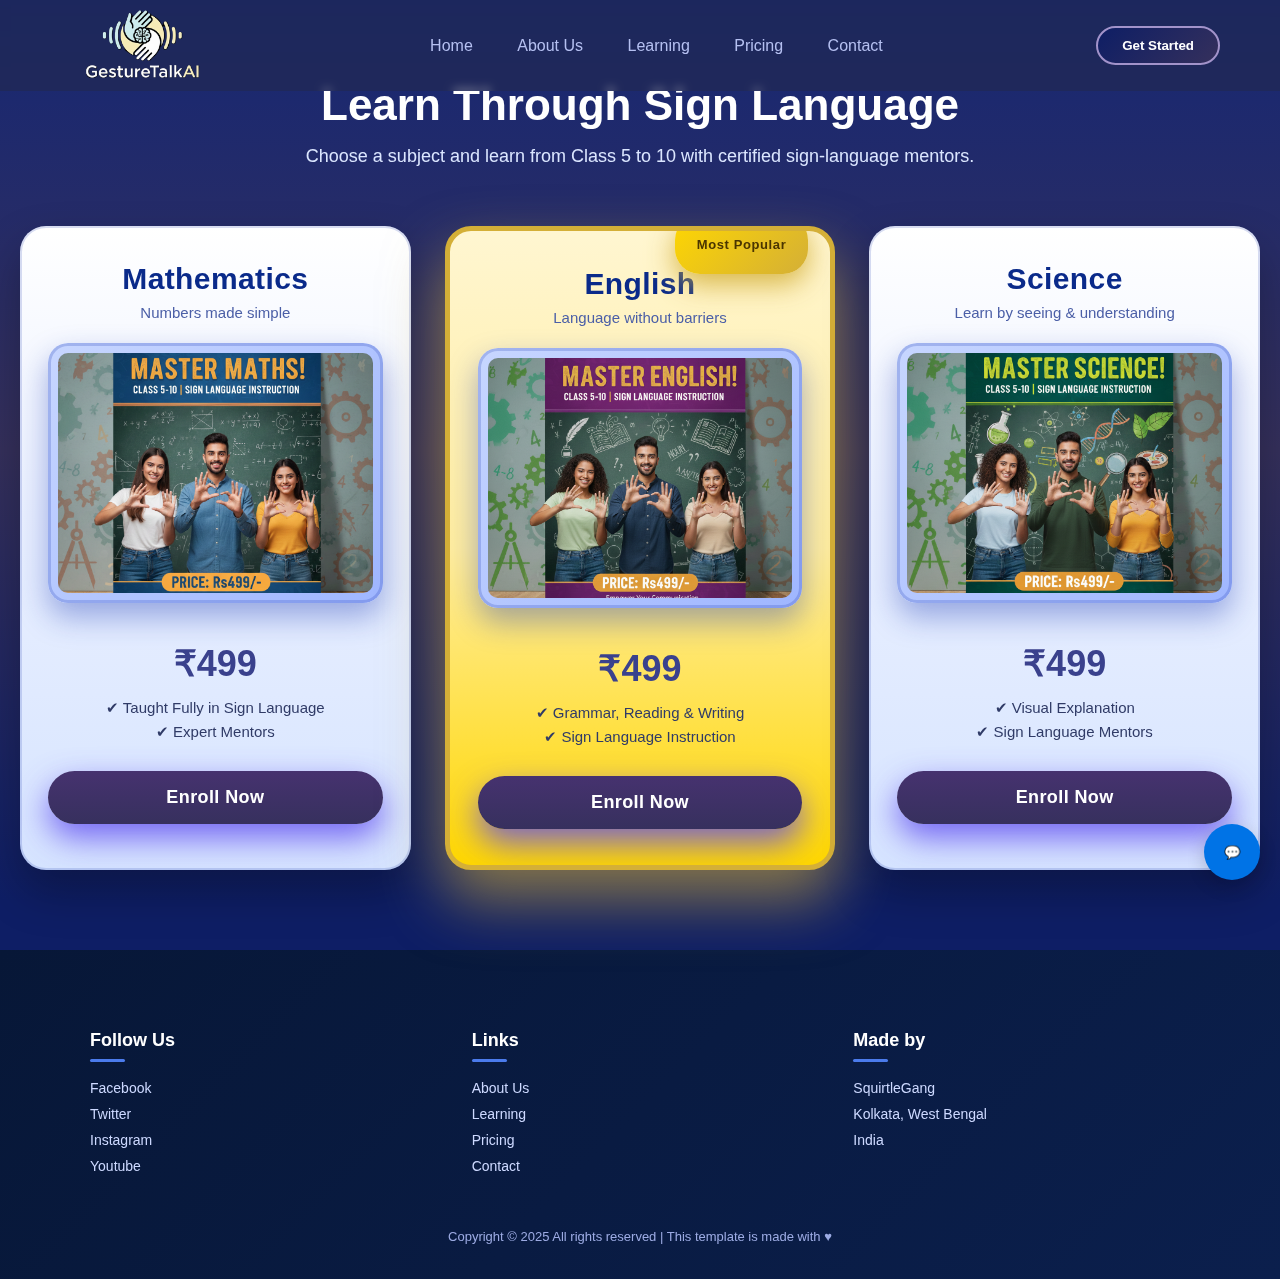
<file: Frontend/Pricing/pricing.html>
<!DOCTYPE html>
<html lang="en">
  <head>
    <meta charset="UTF-8" />
    <meta name="viewport" content="width=device-width, initial-scale=1.0" />
    <title>Courses & Pricing</title>
    <link rel="stylesheet" href="pricing.css">
</head>
<body>
    <!-- NAVBAR -->
<header class="navbar">
     <div class="logo">
            <img src="../../logo.png">
    </div>
    <nav>
            <a href="../Landingpage/home.html">Home</a>
            <a href="../About_us/about.html">About Us</a>
            <a href="../Learning/learn.html">Learning</a>
            <a href="pricing.html">Pricing</a>
            <a href="../Contact_us/contact.html">Contact</a>
    </nav>

    <button class="btn-start">
             <a href="../Login/login.html">Get Started</a>
    </button>

</header>
<!--  -->


    <section class="pricing-section">
      <h1>Learn Through Sign Language</h1>
      <p class="subtitle">
        Choose a subject and learn from Class 5 to 10 with certified
        sign-language mentors.
      </p>

      <div class="pricing-container">
        <!-- Maths Card -->
        <div class="pricing-card">
          <h2>Mathematics</h2>
          <p class="tagline">Numbers made simple</p>

          <img src="mathspic.png" />

          <div class="price">₹499</div>
          <p class="feature">✔ Taught Fully in Sign Language</p>
          <p class="feature">✔ Expert Mentors</p>

          <a href="../Enrol/enrol.html" class="buy-btn">Enroll Now</a>
        </div>

        <!-- English Card -->
        <div class="pricing-card popular">
          <span class="badge">Most Popular</span>
          <h2>English</h2>
          <p class="tagline">Language without barriers</p>

          <img src="englishpic.png" />

          <div class="price">₹499</div>
          <p class="feature">✔ Grammar, Reading & Writing</p>
          <p class="feature">✔ Sign Language Instruction</p>

          <a href="../Enrol/enrol.html" class="buy-btn">Enroll Now</a>
        </div>

        <!-- Science Card -->
        <div class="pricing-card">
          <h2>Science</h2>
          <p class="tagline">Learn by seeing & understanding</p>

          <img src="sciencepic.png" />

          <div class="price">₹499</div>
          <p class="feature">✔ Visual Explanation</p>
          <p class="feature">✔ Sign Language Mentors</p>

          <a href="../Enrol/enrol.html" class="buy-btn">Enroll Now</a>
        </div>

    </div>
</section>

<!DOCTYPE html>
<html lang="en">
  <head>
    <meta charset="utf-8" />
    <meta name="viewport" content="width=device-width,initial-scale=1" />
    <title>Chatbox</title>
    <style>
      :root {
        --bg: #f6f7fb;
        --accent: #0073e6;
        --muted: #6b7280;
        --panel: #ffffff;
      }
      html,
      body {
        height: 100%;
        margin: 0;
        font-family: Inter, system-ui, Segoe UI, Roboto, "Helvetica Neue", Arial;
      }
      /* Floating toggle button */
      .chat-toggle {
        position: fixed;
        right: 20px;
        bottom: 20px;
        background: var(--accent);
        color: #fff;
        border-radius: 999px;
        width: 56px;
        height: 56px;
        border: none;
        cursor: pointer;
        display: flex;
        align-items: center;
        justify-content: center;
        box-shadow: 0 6px 18px rgba(2, 6, 23, 0.2);
        z-index: 1000;
      }
      .chat-toggle:focus {
        outline: 3px solid rgba(0, 115, 230, 0.25);
      }

      /* Chat panel */
      .chat-panel {
        position: fixed;
        right: 20px;
        bottom: 86px;
        width: 360px;
        max-width: calc(100% - 40px);
        height: 520px;
        background: var(--panel);
        border-radius: 12px;
        box-shadow: 0 10px 30px rgba(2, 6, 23, 0.15);
        display: flex;
        flex-direction: column;
        overflow: hidden;
        z-index: 1000;
      }
      .chat-header {
        background: linear-gradient(90deg, var(--accent), #2a6fd6);
        color: #fff;
        padding: 12px 14px;
        display: flex;
        align-items: center;
        justify-content: space-between;
      }
      .chat-header h3 {
        margin: 0;
        font-size: 15px;
      }
      .chat-header button {
        background: transparent;
        border: 0;
        color: rgba(255, 255, 255, 0.9);
        cursor: pointer;
      }

      .chat-body {
        padding: 12px;
        flex: 1;
        overflow: auto;
        background: linear-gradient(180deg, #f8fafc 0%, #fff 100%);
      }
      .messages {
        display: flex;
        flex-direction: column;
        gap: 12px;
      }
      .msg {
        max-width: 78%;
        padding: 10px 12px;
        border-radius: 12px;
        font-size: 14px;
        line-height: 1.3;
        box-shadow: 0 1px 0 rgba(0, 0, 0, 0.03);
      }
      .msg.user {
        align-self: flex-end;
        background: linear-gradient(180deg, #e6f0ff, #cfe6ff);
        color: #032a4a;
      }
      .msg.bot {
        align-self: flex-start;
        background: #f1f5f9;
        color: #0f172a;
      }
      .msg .meta {
        display: block;
        font-size: 11px;
        color: var(--muted);
        margin-top: 6px;
      }

      .chat-input {
        display: flex;
        padding: 10px;
        border-top: 1px solid #eef2f7;
        background: linear-gradient(180deg, #fff, #fafbff);
      }
      .chat-input input[type="text"] {
        flex: 1;
        padding: 10px 12px;
        border-radius: 8px;
        border: 1px solid #e6eef8;
        font-size: 14px;
      }
      .chat-input button {
        margin-left: 8px;
        background: var(--accent);
        color: #fff;
        border: 0;
        padding: 10px 12px;
        border-radius: 8px;
        cursor: pointer;
      }

      /* Minimal responsive rules */
      @media (max-width: 420px) {
        .chat-panel {
          right: 12px;
          left: 12px;
          width: auto;
          height: 66vh;
          bottom: 86px;
        }
      }

      /* Empty state */
      .empty {
        color: var(--muted);
        text-align: center;
        padding: 18px 8px;
      }
    </style>
  </head>
  <body>
    <!-- Floating toggle button -->
    <button
      class="chat-toggle"
      id="chatToggle"
      aria-expanded="false"
      aria-controls="chatPanel"
      title="Open chat"
    >
      💬
    </button>

    <!-- Chat panel (hidden by default) -->
    <aside
      class="chat-panel"
      id="chatPanel"
      role="dialog"
      aria-label="Site chat"
      aria-hidden="true"
      style="display: none"
    >
      <header class="chat-header">
        <h3>Chat with us</h3>
        <div>
          <button id="clearBtn" title="Clear conversation">Clear</button>
          <button id="closeBtn" aria-label="Close chat">✕</button>
        </div>
      </header>

      <main class="chat-body" id="chatBody">
        <div
          class="messages"
          id="messages"
          aria-live="polite"
          aria-relevant="additions"
        ></div>
        <div class="empty" id="emptyState">
          Ask me anything — I'm here to help.
        </div>
      </main>

      <form
        class="chat-input"
        id="chatForm"
        autocomplete="off"
        aria-label="Send a message"
      >
        <input
          id="messageInput"
          name="message"
          type="text"
          placeholder="Type a message and press Enter"
          aria-label="Message input"
        />
        <button type="submit" id="sendBtn">Send</button>
      </form>
    </aside>

    <script>
      (function () {
        const toggle = document.getElementById("chatToggle");
        const panel = document.getElementById("chatPanel");
        const closeBtn = document.getElementById("closeBtn");
        const clearBtn = document.getElementById("clearBtn");
        const form = document.getElementById("chatForm");
        const input = document.getElementById("messageInput");
        const messagesEl = document.getElementById("messages");
        const emptyState = document.getElementById("emptyState");
        const STORAGE_KEY = "site_chat_messages_v1";

        let messages = [];

        function save() {
          try {
            localStorage.setItem(STORAGE_KEY, JSON.stringify(messages));
          } catch (e) {}
        }

        function load() {
          try {
            const raw = localStorage.getItem(STORAGE_KEY);
            if (raw) {
              messages = JSON.parse(raw);
            }
          } catch (e) {
            messages = [];
          }
        }

        function fmtTime(ts) {
          const d = new Date(ts);
          return d.toLocaleTimeString([], {
            hour: "2-digit",
            minute: "2-digit",
          });
        }

        function render() {
          messagesEl.innerHTML = "";
          if (messages.length === 0) {
            emptyState.style.display = "block";
          } else {
            emptyState.style.display = "none";
          }

          messages.forEach((m) => {
            const div = document.createElement("div");
            div.className = "msg " + (m.from === "user" ? "user" : "bot");
            div.innerHTML =
              "<div>" +
              escapeHtml(m.text) +
              "</div>" +
              '<span class="meta">' +
              fmtTime(m.ts) +
              "</span>";
            messagesEl.appendChild(div);
          });
          // scroll to bottom
          messagesEl.parentElement.scrollTop =
            messagesEl.parentElement.scrollHeight;
        }

        function escapeHtml(s) {
          return String(s).replace(/[&<>"]+/g, function (c) {
            return { "&": "&amp;", "<": "&lt;", ">": "&gt;", '"': "&quot;" }[c];
          });
        }

        function addMessage(text, from = "user") {
          const item = { text: text.trim(), from, ts: Date.now() };
          messages.push(item);
          save();
          render();
        }

        function simulateBotResponse(userText) {
          const reply = generateBotReply(userText);
          setTimeout(() => {
            addMessage(reply, "bot");
          }, 700 + Math.random() * 900);
        }

        function generateBotReply(input) {
          if (!input) return "Hi — how can I help you today?";
          const low = input.toLowerCase();
                    
    /* INPUT & OUTPUT OF CHATBOT */

    // 1. Core Services & Sign Language (Project Specific)
    if (low.includes("how it works") || low.includes("how to use") || low.includes("gesture") || low.includes("works") || low.includes("use") || low.includes("process") || low.includes("what is this platform") || low.includes("what does this website do") || low.includes("what problem does this project solve")) {
        return "GestureTalk AI uses your camera to track hand movements. Our AI then translates those gestures into text and speech in real-time.";
    }
    if (low.includes("asl") || low.includes("language") || low.includes("alphabet") || low.includes("isl") || low.includes("american sign language") || low.includes("indian sign language") || low.includes("bsl") || low.includes("bdsl") || low.includes("bengali sign language") || low.includes("number") || low.includes("word") || low.includes("sign language supported")) {
        return "We currently specialize in American Sign Language (ASL). You can practice the alphabet and common phrases in our 'Learning' section.";
    }

    // 2. Technical Support (Camera & Permissions)
    if (low.includes("camera") || low.includes("not working") || low.includes("access") || low.includes("wrong") || low.includes("problem") || low.includes("defect") || low.includes("bug") || low.includes("loading") || low.includes("page") || low.includes("blank") || low.includes("opening") || low.includes("permission") || low.includes("frozen") || low.includes("front") || low.includes("blur") || low.includes("lag") || low.includes("delay") || low.includes("webcam") || low.includes("image")) {
        return "Please ensure you've allowed camera permissions in your browser. For best results, stay in a well-lit area.";
    }

    // 3. Pricing & Account (Business Logic)
    if (low.includes("price") || low.includes("cost") || low.includes("free") || low.includes("$") || low.includes("₹") || low.includes("plan") || low.includes("trail") || low.includes("upgrade") || low.includes("downgrade") || low.includes("availability") || low.includes("discounts") || low.includes("monthly") || low.includes("yearly") || low.includes("pricing") || low.includes("bill") || low.includes("subscript") || low.includes("refund") || low.includes("payment") || low.includes("finance") || low.includes("buy") || low.includes("purchase")) {   
        return "For pricing details, please check our 'Pricing' page. We offer both free and pro versions for schools and individuals.";
    }
    if (low.includes("login") || low.includes("account") || low.includes("password") || low.includes("sign in")  || low.includes("sign up") || low.includes("password reset") || low.includes("login error") || low.includes("login error") || low.includes("register")) {
        return "You can log in using the 'Login' button. If you've forgotten your password, use the 'Forgot Password?' link on that page.";
    }

    // 4. Greetings & Politeness (Human Touch)
    if (low.includes("hello") || low.includes("hi") || low.includes("hey") || low.includes("good morning") || low.includes("good evening") || low.includes("hi there") || low.includes("hello bot") || low.includes("good afternoon") || low.includes("noon") || low.includes("whats up")) {
        return "Hello! I'm your GestureTalk assistant. How can I help you with sign language translation today?";
    }
    if (low.includes("thank") || low.includes("appreciate") || low.includes("that was helpful") || low.includes("great work") || low.includes("greeting")) {
        return "You're very welcome! I'm happy to help you bridge the communication gap.";
    }
    if (low.includes("how are you") || low.includes("how are you doing") || low.includes("are you there") || low.includes("what are you up to") || low.includes("are you okay")) {
        return "I'm functioning perfectly and ready to translate! How about you?";
    }

    // 5. Educational/Learning
    if (low.includes("learn") || low.includes("study") || low.includes("lesson") || low.includes("practice") || low.includes("stduents") || low.includes("video solutions") || low.includes("learn alphabets") || low.includes("learn words") || low.includes("learn numbers") || low.includes("curious") || low.includes("tips") || low.includes("i donot know sign language") || low.includes("tips") || low.includes("beginner") || low.includes("amateur")) {
        return "Want to learn sign language? Head over to our 'Learning' tab to find interactive tutorials and practice sessions!";
    }

    // 6. Navigation & Exit
    if (low.includes("home") || low.includes("exit") || low.includes("back") || low.includes("previous") || low.includes("quit") || low.includes("stop") || low.includes("close chatbot") || low.includes("leave") || low.includes("return")) {
        return "You can return to the main page by clicking the 'Home' button in the top-left corner.";
    }

    // 7. Mission/About
    if (low.includes("who made this") || low.includes("creator") || low.includes("purpose") || low.includes("about") || low.includes("mission") || low.includes("goal") || low.includes("aim") || low.includes("why was this project created") || low.includes("team") || low.includes("overview") || low.includes("about project") || low.includes("project") || low.includes("motive")) {
        return "GestureTalk AI was developed to bridge the communication gap between the deaf community and the hearing world.";
    }

    // Default Fallback
    return "I'm still learning! Try asking about 'camera help', 'pricing', 'ASL support', or 'how it works'.";

        }

        // UI handlers
        toggle.addEventListener("click", () => {
          const open = panel.style.display !== "none";
          if (open) {
            closePanel();
          } else {
            openPanel();
          }
        });

        closeBtn.addEventListener("click", closePanel);
        clearBtn.addEventListener("click", () => {
          if (confirm("Clear conversation?")) {
            messages = [];
            save();
            render();
          }
        });

        function openPanel() {
          panel.style.display = "flex";
          panel.setAttribute("aria-hidden", "false");
          toggle.setAttribute("aria-expanded", "true");
          input.focus();
        }
        function closePanel() {
          panel.style.display = "none";
          panel.setAttribute("aria-hidden", "true");
          toggle.setAttribute("aria-expanded", "false");
          toggle.focus();
        }

        form.addEventListener("submit", (e) => {
          e.preventDefault();
          const val = input.value.trim();
          if (!val) return;
          addMessage(val, "user");
          input.value = "";
          simulateBotResponse(val);
          input.focus();
        });

        // allow Enter to send; Shift+Enter for newline
        input.addEventListener("keydown", (e) => {
          if (e.key === "Enter" && !e.shiftKey) {
            e.preventDefault();
            form.dispatchEvent(
              new Event("submit", { cancelable: true, bubbles: true })
            );
          }
        });

        // initial load
        load();
        render();

        // Expose small API for integration (optional)
        window.SimpleChat = {
          open: openPanel,
          close: closePanel,
          send: (text) => {
            addMessage(text, "user");
            simulateBotResponse(text);
          },
          clear: () => {
            messages = [];
            save();
            render();
          },
        };
      })();
    </script>
  </body>
</html>


    <!-- FOOTER -->
<footer class="footer">
    <div class="footer-container">

        <div class="footer-column">
            <h3>Follow Us</h3>
            <a href="#">Facebook</a>
            <a href="#">Twitter</a>
            <a href="#">Instagram</a>
            <a href="#">Youtube</a>
        </div>

        <div class="footer-column">
            <h3>Links</h3>
            <a href="../About_us/about.html">About Us</a>
            <a href="../Learning/learn.html">Learning</a>
            <a href="pricing.html">Pricing</a>
            <a href="../Contact_us/contact.html">Contact</a>
        </div>

        <div class="footer-column">
            <h3>Made by</h3>
            <p>SquirtleGang</p>
            <p>Kolkata, West Bengal</p>
            <p>India</p>
        </div>

    </div>

    <p class="copyright">
        Copyright © 2025 All rights reserved | This template is made with ♥
    </p>
</footer>

</body>
</html>
</file>
<file: Frontend/About_us/about.css>
* {
  margin: 0;
  padding: 0;
  box-sizing: border-box;
  font-family: "Poppins", sans-serif;
}

/* =========================
   BODY – 
========================= */
body {
  min-height: 100vh;
  background: #0e1e65; /* fallback solid */
  color: #ffffff;
}


body::before {
  content: "";
  position: fixed;
  inset: 0;
  background: linear-gradient(
    180deg,
    #162773 0%,
    #35305c 50%,
    #0e1e65 100%
  );
  z-index: -1;
}


/* =========================
   NAVBAR
========================= */
.navbar {
    position: fixed;
    top: 0;
    width: 100%;
    padding: 6px 60px;
    display: flex;
    align-items: center;
    justify-content: space-between;
    background: rgba(53, 56, 78, 0.55);
    backdrop-filter: blur(5px);
    z-index: 1000;
}


/* LOGO BIGGER */
.logo img {
  height: 75px;
  width: auto;
}

/* NAV LINKS */
.navbar nav a {
  position: relative;
  margin: 0 20px;
  text-decoration: none;
  color: #b5c0f1;
  font-weight: 500;
  font-size: 16px;
  transition: color 0.3s ease;
}

/* HOVER EFFECT */
.navbar nav a::after {
  content: "";
  position: absolute;
  left: 0;
  bottom: -6px;
  width: 0;
  height: 2px;
  background: linear-gradient(90deg, #1f3bb3, #5a7dff);
  transition: width 0.3s ease;
}

.navbar nav a:hover {
  color: #536bb3;
}

.navbar nav a:hover::after {
  width: 100%;
}

/* GET STARTED BUTTON */
.btn-start {
 background: linear-gradient(135deg, #0e1e65, #35305c);
  border: 2px solid #a293ca;
  border-radius: 30px;
  padding: 10px 24px;
  cursor: pointer;
}

.btn-start a {
  color: #ffffff;
  text-decoration: none;
  font-weight: 600;
}

/* =========================
   HERO
========================= */
.hero {
  margin-top: 100px;
  text-align: center;
  padding: 90px 20px 60px;
}

.hero h1 {
  font-size: 48px;
  color: #f2f5ff;
  margin-bottom: 10px;
}

.hero p {
  font-size: 18px;
  color: #dbe6ff;
}

/* =========================
   MISSION
========================= */
.mission {
  max-width: 900px;
  margin: auto;
  background: #0d1b52;
  padding: 50px;
  border-radius: 22px;

  border: 5px solid #f0c63c;
    box-shadow:
        0 30px 60px rgba(241, 209, 102, 0.6);
}

.mission h2 {
  font-size: 30px;
  color: #fce2a1;
  margin-bottom: 14px;
}

.mission p {
  font-size: 16px;
  line-height: 1.7;
  color: #f5efce;
}

/* =========================
   WHY CHOOSE US
========================= */
/* =========================
   WHY CHOOSE US – IMPROVED
========================= */
.why-choose {
  padding: 70px 20px 80px;
  text-align: center;
}

.why-choose h2 {
  font-size: 36px;
  color: #ffffff;
  margin-bottom: 10px;
}

.choose-subtitle {
  font-size: 16px;
  color: #eaf0ff;
  max-width: 700px;
  margin: 0 auto 40px;
  line-height: 1.5;
}

/* Container – FIX GAP */
.choose-container {
  display: grid;
  grid-template-columns: repeat(3, 1fr);
  gap: 22px;               /* reduced gap */
  max-width: 950px;        /* tighter container */
  margin: auto;
}

/* Card – REFINED */
.choose-card {
  background: #0d1b52;
  padding: 28px 26px 30px;
  border-radius: 20px;
  box-shadow: 0 10px 24px rgba(242, 15, 246, 0.18);
  text-align: left;        /* more natural reading */
  position: relative;
}

/* Subtle top accent */
.choose-card::before {
  content: "";
  position: absolute;
  top: 0;
  left: 0;
  width: 100%;
  height: 5px;
  background: linear-gradient(90deg, #2b4ecb, #5a7dff);
  border-radius: 20px 20px 0 0;
}

/* Icon */
.choose-icon {
  font-size: 32px;
  margin-bottom: 14px;
}

/* Heading */
.choose-card h3 {
  font-size: 20px;
  color: #ead3f6;
  margin-bottom: 8px;
}

/* Text */
.choose-card p {
  font-size: 14.5px;
  line-height: 1.6;
  color: #d4dbf4;
}

/* =========================
   RESPONSIVE
========================= */
@media (max-width: 900px) {
  .choose-container {
    grid-template-columns: repeat(2, 1fr);
    gap: 20px;
  }
}

@media (max-width: 600px) {
  .choose-container {
    grid-template-columns: 1fr;
  }

  .choose-card {
    text-align: center;
  }
}

/* =========================
   TEAM
========================= */
/* =========================
   TEAM SECTION – FIXED
========================= */
.team-section {
  padding: 90px 20px 100px;
  text-align: center;
}

.team-section h2 {
  font-size: 38px;
  color: #ffffff;
  margin-bottom: 50px;
  letter-spacing: 0.5px;
}

/* Container spacing improved */
.team-container {
  display: grid;
  grid-template-columns: repeat(auto-fit, minmax(240px, 1fr));
  gap: 36px; /* more breathing space */
  max-width: 1100px;
  margin: auto;
}

/* Card refined */
.team-card {
  background: #0d1b52;
  padding: 28px 22px 30px;
  border-radius: 26px;
  box-shadow: 0 12px 30px #1b1a27;
  transition: 0.3s ease;
}

.team-card:hover {
  transform: translateY(-6px);
  box-shadow: 0 20px 45px rgba(95, 79, 8, 0.25);
}

/* Image wrapper FIX (no harsh black) */
.team-card img {
  width: 160px;
  height: 160px;
  object-fit: cover;
  border-radius: 50%;
  background: #c9a758;
  padding: 6px;
  margin-bottom: 18px;
}

/* Name */
.team-card h3 {
  font-size: 20px;
  color: #fffdde;
  margin-bottom: 6px;
  font-weight: 600;
}

/* Role */
.team-card p {
  font-size: 14px;
  color: #dee3f5;
}


/* =========================
   FAQ
========================= */
.faq {
  padding: 80px 20px;
  max-width: 900px;
  margin: auto;
}

.faq h2 {
  text-align: center;
  color: #f2f5ff;
  margin-bottom: 30px;
}

.faq-item {
  background: #0d1b52;
  padding: 20px;
  border-radius: 18px;
  margin-bottom: 16px;
  cursor: pointer;
  box-shadow: 0 8px 20px rgba(190, 157, 56, 0.2);
}

.faq-question {
  font-weight: 600;
  color: #ffd36a;
}

.faq-answer {
  display: none;
  margin-top: 10px;
  color: #efe19d;
}


/* =========================
   FOOTER
========================= */
.footer {
  background: linear-gradient(135deg, #071737, #0b1f4d);
  padding: 80px 20px 35px;
}

.footer-container {
  display: grid;
  grid-template-columns: repeat(auto-fit, minmax(200px, 1fr));
  gap: 45px;
  max-width: 1100px;
  margin: auto;
}

.footer-column h3 {
  margin-bottom: 18px;
  font-size: 18px;
  font-weight: 600;
  color: #ffffff;
}
/* animated underline */
.footer-column h3::after {
  content: "";
  display: block;
  width: 35px;
  height: 3px;
  background: #4b7bec;
  margin-top: 8px;
  border-radius: 5px;
}



.footer-column a,
.footer-column p {
  display: block;
  color: #cdd9ff;
  font-size: 14px;
  margin-bottom: 10px;
  text-decoration: none;
  transition: color 0.3s ease, transform 0.3s ease;
}

/* Hover: color + sideways movement only */
.footer-column a:hover {
  color: #ffffff;
  transform: translateX(8px);
}

/* Copyright */
.copyright {
  text-align: center;
  margin-top: 45px;
  font-size: 13px;
  color: #b6c4ff;
  opacity: 0.85;
}

/* =========================
   RESPONSIVE
========================= */
@media (max-width: 768px) {
  nav {
    padding: 16px 30px;
  }

  .hero h1 {
    font-size: 36px;
  }

  .mission {
    padding: 30px;
  }
}

@media (max-width: 480px) {
  nav ul {
    display: none;
  }

  .hero {
    padding-top: 70px;
  }
}
</file>
<file: Frontend/Enrol/enrol.css>
*{
  margin: 0;
  padding: 0;
  font-family: 'Poppins', sans-serif;
  box-sizing: border-box;
}

body {
  min-height: 100vh;
  background:
    linear-gradient(
      rgba(10, 31, 68, 0.75),
      rgba(10, 31, 68, 0.65)
    ),
    url("Space_pic.jpg") center/cover no-repeat;
  color: #ffffff;

  text-align: center;
}

/* =========================
   NAVBAR
========================= */
.navbar {
    position: fixed;
    top: 0;
    width: 100%;
    padding: 6px 60px;
    display: flex;
    align-items: center;
    justify-content: space-between;
    background: rgba(35, 40, 74, 0.55);
    backdrop-filter: blur(5px);
    z-index: 1000;
}


/* LOGO BIGGER */
.logo img {
  height: 75px;
  width: auto;
}

/* NAV LINKS */
.navbar nav a {
  position: relative;
  margin: 0 20px;
  text-decoration: none;
  color: #b5c0f1;
  font-weight: 500;
  font-size: 16px;
  transition: color 0.3s ease;
}

/* HOVER EFFECT */
.navbar nav a::after {
  content: "";
  position: absolute;
  left: 0;
  bottom: -6px;
  width: 0;
  height: 2px;
  background: linear-gradient(90deg, #1f3bb3, #5a7dff);
  transition: width 0.3s ease;
}

.navbar nav a:hover {
  color: #536bb3;
}

.navbar nav a:hover::after {
  width: 100%;
}

/* GET STARTED BUTTON */
.btn-start {
 background: linear-gradient(135deg, #0e1e65, #35305c);
  border: 2px solid #a293ca;
  border-radius: 30px;
  padding: 10px 24px;
  cursor: pointer;
}

.btn-start a {
  color: #ffffff;
  text-decoration: none;
  font-weight: 600;
}


.content{
  margin: 15% auto 0;
  padding-top: 100px;

  text-align: center;
}

.content h1{
  font-size: 65px;
  font-weight: 700;
  align-items: center;
}

.content h2{
  font-size: 45px;
  font-weight: 300;
  padding-top: 20px;
}
</file>
<file: Frontend/Landingpage/home.css>
* {
  margin: 0;
  padding: 0;
  box-sizing: border-box;
  font-family: "Poppins", sans-serif;
}

/* =========================
   BODY
========================= */
body {
  min-height: 100vh;
  background:
    linear-gradient(
      rgba(10, 31, 68, 0.75),
      rgba(10, 31, 68, 0.65)
    ),
    url("bgpeople.png") center/cover no-repeat;
  color: #ffffff;
}

/* =========================
   NAVBAR
========================= */
.navbar {
    position: fixed;
    top: 0;
    width: 100%;
    padding: 6px 60px;
    display: flex;
    align-items: center;
    justify-content: space-between;
    background: rgba(35, 40, 74, 0.55);
    backdrop-filter: blur(5px);
    z-index: 1000;
}


/* LOGO BIGGER */
.logo img {
  height: 75px;
  width: auto;
}

/* NAV LINKS */
.navbar nav a {
  position: relative;
  margin: 0 20px;
  text-decoration: none;
  color: #b5c0f1;
  font-weight: 500;
  font-size: 16px;
  transition: color 0.3s ease;
}

/* HOVER EFFECT */
.navbar nav a::after {
  content: "";
  position: absolute;
  left: 0;
  bottom: -6px;
  width: 0;
  height: 2px;
  background: linear-gradient(90deg, #1f3bb3, #5a7dff);
  transition: width 0.3s ease;
}

.navbar nav a:hover {
  color: #536bb3;
}

.navbar nav a:hover::after {
  width: 100%;
}

/* GET STARTED BUTTON */
.btn-start {
 background: linear-gradient(135deg, #0e1e65, #35305c);
  border: 2px solid #a293ca;
  border-radius: 30px;
  padding: 10px 24px;
  cursor: pointer;
}

.btn-start a {
  color: #ffffff;
  text-decoration: none;
  font-weight: 600;
}

/* =========================
   HERO WITH BACKGROUND IMAGE
========================= */
.hero {
  min-height: 115vh;
  display: flex;
  align-items: center;
  justify-content: center;
  
  text-align: center;
  padding: 50px 20px;
}

.hero-content {
  max-width: 850px;
  
}

.hero-content h1 {
  font-size: 60px;
  margin-bottom: 18px;
}

.hero-content p {
  font-size: 18px;
  line-height: 1.7;
  color: #d1defe;
  margin-bottom: 36px;
}

/* CTA BUTTON */
.info-btn {
  background: linear-gradient(135deg, #0e1e65, #35305c);
  border: 2px solid #a293ca;
  border-radius: 30px;
  padding: 12px 28px;
  cursor: pointer;
}

.info-btn a {
   color: #ffffff;
  text-decoration: none;
  font-weight: 600;
}

/* =========================
   CARDS SECTION
========================= */
.cards {
  display: grid;
  grid-template-columns: repeat(auto-fit, minmax(300px, 1fr));
  gap: 80px;
  max-width: 1000px;
  margin: -80px auto 120px;
  padding: 0 20px;
}

/* CARD – GRADIENT BLUE */
.card {
 background: linear-gradient(135deg, #0e1e65, #35305c);
  border: 3px solid #a293ca;
  padding: 34px 28px;
  border-radius: 26px;
  box-shadow: 0 20px 50px rgba(0,0,0,0.4);
  text-align: center;
  transition: 0.35s ease;
}

.card:hover {
  transform: translateY(-10px);
}

/* CARD TEXT */
.card h3 {
  font-size: 22px;
  margin-bottom: 12px;
}

.card p {
  font-size: 15px;
  line-height: 1.6;
  color: #dbe6ff;
  margin-bottom: 24px;
}

/* CARD BUTTON */
.card-btn {
  background: #ece4fd;
  color: #1f3bb3;
  border: none;
  border-radius: 30px;
  padding: 12px 28px;
  font-size: 17px;
  font-weight: 600;
  cursor: pointer;
}

/* =========================
   FOOTER
========================= */
.footer {
  background: linear-gradient(135deg, #071737, #0b1f4d);
  padding: 80px 20px 35px;
}

.footer-container {
  display: grid;
  grid-template-columns: repeat(auto-fit, minmax(200px, 1fr));
  gap: 45px;
  max-width: 1100px;
  margin: auto;
}

.footer-column h3 {
  margin-bottom: 18px;
  font-size: 18px;
  font-weight: 600;
  color: #ffffff;
}
/* animated underline */
.footer-column h3::after {
  content: "";
  display: block;
  width: 35px;
  height: 3px;
  background: #4b7bec;
  margin-top: 8px;
  border-radius: 5px;
}



.footer-column a,
.footer-column p {
  display: block;
  color: #cdd9ff;
  font-size: 14px;
  margin-bottom: 10px;
  text-decoration: none;
  transition: color 0.3s ease, transform 0.3s ease;
}

/* Hover: color + sideways movement only */
.footer-column a:hover {
  color: #ffffff;
  transform: translateX(8px);
}

/* Copyright */
.copyright {
  text-align: center;
  margin-top: 45px;
  font-size: 13px;
  color: #b6c4ff;
  opacity: 0.85;
}



/* =========================
   RESPONSIVE
========================= */
@media (max-width: 768px) {
  .navbar {
    padding: 16px 30px;
  }

  .hero-content h1 {
    font-size: 42px;
  }

  .hero-content p {
    font-size: 16px;
  }
}

@media (max-width: 480px) {
  .navbar nav {
    display: none;
  }

  .hero {
    min-height: 85vh;
  }
}
</file>
<file: Frontend/Login/login.css>
@import url('https://fonts.googleapis.com/css2?family=Montserrat:ital,wght@0,100..900;1,100..900&family=Noto+Sans:ital,wght@0,100..900;1,100..900&display=swap');

* {
  font-family: "Poppins", sans-serif;
  margin: 0;
  padding: 0;
  box-sizing: border-box;
  text-decoration: none;
  list-style: none;
}

/* BACK TO HOME BUTTON */
.btn-start {
  background: linear-gradient(135deg, #0e1e65, #35305c);
  border: 2px solid #a293ca;
  border-radius: 30px;
  padding: 10px 24px;
  cursor: pointer;
  position: absolute;
  top: 20px;
  left: 20px;
  z-index: 10;
}

.btn-start a {
  color: #ffffff;
  text-decoration: none;
  font-weight: 600;
}

/* Body Styles */
body {
  display: flex;
  justify-content: center;
  align-items: center;
  min-height: 100vh;
   background: linear-gradient(
    180deg,
    #162773 0%,
    #35305c 50%,
    #0e1e65 100%
  );

}

/* Container */
.container {
  position: relative;
  width: 850px;
  height: 550px;
  background: #fff;
  margin: 20px;
  border-radius: 30px;
  box-shadow: 0 0 30px rgba(0, 0, 0, 0.2);
  overflow: hidden;

}

.container h1{
  font-size: 36px;
  margin: -10px 0;

}

.container p{
  font-size: 14.5px;
  margin: 15px 0;

}

form{
  width: 100%;
}

.form-box {
  position: absolute;
  right: 0;
  width: 50%;
  height: 100%;
  background: #fff;
  display: flex;
  align-items: center;
  color: #333;
  padding: 40px;
  z-index: 1;
  transition: 0.6s ease-in-out 1.2s, visibility 0s 1s;
}

.container.active .form-box{
  right: 50%;
}

.form-box.register{
  visibility: hidden;
}

.container.active .form-box.register{
  visibility: visible;
}

.input-box{
  position: relative;
  margin: 30px 0;
}

.input-box input{
  width: 100%;
  padding: 13px 50px 13px 20px;
  background: #eee;
  border-radius: 8px;
  border: none;
  outline: none;
  font-size: 16px;
  color: #333;
  font-weight: 500;
}

.input-box input::placeholder{
  color: #888;
  font-weight: 400;
}

.input-box i{
  position: absolute;
  right: 20px;
  top: 50%;
  transform: translateY(-50%);
  font-size: 20px;
}

.forgot-link{
  margin: -15px 0 15px;
}

.forgot-link a{
  font-size: 14.5px;
  color: #333;
}

.btn{
  width: 100%;
  height: 48px;
  background: #964bb1;
  border-radius: 8px;
  box-shadow: 0 0 10px rgba(0, 0, 0, 0.1);
  border: none;
  outline: none;
  cursor: pointer;
  font-size: 16px;
  color: #fff;
  font-weight: 600;
}

.social-icons{
  display: flex;
  justify-content: center;
}

.social-icons a{
  display: inline-flex;
  padding: 10px;
  border: 2px solid #ccc;
  font-size: 24px;
  color: #333;
  margin: 0 8px;
}

.toggle-box{
  position: absolute;
  width: 100%;
  height: 100%;
}

.toggle-box::before{
  content: '';
  position: absolute;
  left: -250%;
  width: 300%;
  height: 100%;

    background: linear-gradient(
    90deg,
    #203284,
    #543c7c
  );
    border-radius: 150px;
  z-index: 2;
  transition: 1.8s ease-in-out;
}

.container.active .toggle-box::before{
  left: 50%;
}

.toggle-panel{
  position: absolute;
  width: 50%;
  height: 100%;
  color: #fff;
  display: flex;
  flex-direction: column;
  justify-content: center;
  align-items: center;
  z-index: 2;
  transition: 0.6s ease-in-out;
  
}

.toggle-panel.toggle-left{
  left: 0;
  transition-delay: 1.2s;

}

.container.active .toggle-panel.toggle-left{
  left: -50%;
  transition-delay: 0.6s;
}

.toggle-panel.toggle-right{
  right: -50%;
  transition-delay: 0.6s;
}

.container.active .toggle-panel.toggle-right{
  right: 0;
  transition-delay: 1.2s;
}

.toggle-panel p{
  margin-bottom: 20px;
}

.toggle-panel .btn{
  width: 160px;
  height: 46px;
  background: transparent;
  border: 2px solid #fff;
  box-shadow: none;
}
</file>
<file: Frontend/Pricing/pricing.css>
* {
  margin: 0;
  padding: 0;
  box-sizing: border-box;
  font-family: "Poppins", sans-serif;
}
/* =========================
   NAVBAR
========================= */
.navbar {
    position: fixed;
    top: 0;
    width: 100%;
    padding: 6px 60px;
    display: flex;
    align-items: center;
    justify-content: space-between;
    background: rgba(35, 40, 74, 0.55);
    backdrop-filter: blur(5px);
    z-index: 1000;
}


/* LOGO BIGGER */
.logo img {
  height: 75px;
  width: auto;
}

/* NAV LINKS */
.navbar nav a {
  position: relative;
  margin: 0 20px;
  text-decoration: none;
  color: #b5c0f1;
  font-weight: 500;
  font-size: 16px;
  transition: color 0.3s ease;
}

/* HOVER EFFECT */
.navbar nav a::after {
  content: "";
  position: absolute;
  left: 0;
  bottom: -6px;
  width: 0;
  height: 2px;
  background: linear-gradient(90deg, #1f3bb3, #5a7dff);
  transition: width 0.3s ease;
}

.navbar nav a:hover {
  color: #536bb3;
}

.navbar nav a:hover::after {
  width: 100%;
}

/* GET STARTED BUTTON */
.btn-start {
 background: linear-gradient(135deg, #0e1e65, #35305c);
  border: 2px solid #a293ca;
  border-radius: 30px;
  padding: 10px 24px;
  cursor: pointer;
}

.btn-start a {
  color: #ffffff;
  text-decoration: none;
  font-weight: 600;
}

/* =========================
   BODY BACKGROUND (VIVID BLUE)
========================= */
/* =========================
   BODY – 
========================= */
body {
  min-height: 100vh;
  background: #0e1e65; /* fallback solid */
  color: #ffffff;
}


body::before {
  content: "";
  position: fixed;
  inset: 0;
  background: linear-gradient(
    180deg,
    #162773 0%,
    #35305c 50%,
    #0e1e65 100%
  );
  z-index: -1;
}

/* =========================
   SECTION
========================= */
.pricing-section {
  padding: 80px 20px;
  text-align: center;
}

.pricing-section h1 {
  font-size: 44px;
  color: #ffffff;
  margin-bottom: 12px;
}

.subtitle {
  font-size: 18px;
  color: #dbe6ff;
  max-width: 720px;
  margin: 0 auto 55px;
  line-height: 1.6;
}

/* =========================
   CONTAINER
========================= */
.pricing-container {
  display: grid;
  grid-template-columns: repeat(auto-fit, minmax(320px, 1fr));
  gap: 34px;
  max-width: 1250px;
  margin: auto;
}

/* =========================
   CARD BASE
========================= */
.pricing-card {
  background: linear-gradient(180deg, #ffffff 0%, #eaf0ff 45%, #d6e4ff 100%);
  border-radius: 26px;
  padding: 36px 28px;
  position: relative;
  box-shadow: 0 22px 45px rgba(0, 0, 0, 0.28),
    inset 0 0 0 2px rgba(31, 59, 179, 0.18);
  transition: all 0.35s ease;
  overflow: hidden;
}

/* Decorative glow layer */
.pricing-card::before {
  content: "";
  position: absolute;
  inset: 0;
  background: radial-gradient(
    circle at top left,
    rgba(31, 59, 179, 0.18),
    transparent 60%
  );
  opacity: 0;
  transition: opacity 0.3s ease;
}

.pricing-card::before {
  pointer-events: none;
}

.pricing-card:hover {
  transform: translateY(-14px) scale(1.04);
  box-shadow: 0 36px 70px rgba(0, 0, 0, 0.45), 0 0 0 4px rgba(31, 59, 179, 0.35);
}

/* =========================
   CARD TEXT
========================= */
.pricing-card h2 {
  font-size: 30px;
  color: #0a2a8a;
  letter-spacing: 0.4px;
}

.tagline {
  margin-top: 8px;
  margin-bottom: 22px;
  font-size: 15px;
  color: #4b5fa7;
}

/* =========================
   COURSE IMAGE (PORTRAIT)
========================= */
.pricing-card img {
  width: 100%;
  height: 260px;
  object-fit: cover;
  border-radius: 20px;
  background: linear-gradient(135deg, #c7d6ff, #9fb6ff);
  padding: 10px;
  margin-bottom: 24px;
  box-shadow: inset 0 0 0 3px rgba(31, 59, 179, 0.22),
    0 14px 30px rgba(31, 59, 179, 0.4);
}

/* =========================
   PRICE
========================= */
.price {
    font-size: 36px;
    font-weight: 800;
    color: #3a418d;
    margin: 12px 0 14px;
}

/* =========================
   FEATURES
========================= */
.feature {
    font-size: 15px;
    color: #303b67;
    margin-bottom: 6px;
}

/* =========================
   ENROLL BUTTON
========================= */
.buy-btn {
    display: flex;
    justify-content: center;
    align-items: center;
    text-decoration: none;
    margin-top: 30px;
    width: 100%;
    padding: 16px;
    border: none;
    border-radius: 45px;
    background: linear-gradient(
    180deg,
    #46326f 0%,
    #35305c 50%,
    #283fa7 100%
  );
    background-size: 220% 220%;
    color: #ffffff;
    font-size: 18px;
    font-weight: 700;
    letter-spacing: 0.4px;
    cursor: pointer;
    transition: all 0.35s ease;
    box-shadow:
        0 14px 32px rgba(91, 71, 240, 0.8);
}

.buy-btn:hover {
  background-position: right center;
  transform: translateY(-4px) scale(1.03);
  box-shadow: 0 22px 45px rgba(10, 124, 255, 1),
    0 0 0 4px rgba(255, 255, 255, 0.45);
}

.buy-btn:active {
  transform: scale(0.96);
  box-shadow: 0 8px 18px rgba(10, 124, 255, 0.7);
}

/* =========================
   MOST POPULAR (GOLD)
========================= */
.popular {
  background: linear-gradient(180deg, #fff6d1, #ffed9f, #ffd700);
  border: 5px solid #d4af37;
  box-shadow: 0 30px 60px rgba(212, 175, 55, 0.6);
}

.badge {
    position: absolute;
    top: -16px;
    right: 22px;
    background: linear-gradient(135deg, #ffd700, #d4af37);
    color: #4a3500;
    padding: 22px 22px;
    font-size: 13px;
    font-weight: 900;
    border-radius: 25px;
    letter-spacing: 0.6px;
    box-shadow:
        0 10px 28px rgba(212, 175, 55, 0.9);
}


/* =========================
   FOOTER
========================= */
.footer {
  background: linear-gradient(135deg, #071737, #0b1f4d);
  padding: 80px 20px 35px;
}

.footer-container {
  display: grid;
  grid-template-columns: repeat(auto-fit, minmax(200px, 1fr));
  gap: 45px;
  max-width: 1100px;
  margin: auto;
}

.footer-column h3 {
  margin-bottom: 18px;
  font-size: 18px;
  font-weight: 600;
  color: #ffffff;
}
/* animated underline */
.footer-column h3::after {
  content: "";
  display: block;
  width: 35px;
  height: 3px;
  background: #4b7bec;
  margin-top: 8px;
  border-radius: 5px;
}



.footer-column a,
.footer-column p {
  display: block;
  color: #cdd9ff;
  font-size: 14px;
  margin-bottom: 10px;
  text-decoration: none;
  transition: color 0.3s ease, transform 0.3s ease;
}

/* Hover: color + sideways movement only */
.footer-column a:hover {
  color: #ffffff;
  transform: translateX(8px);
}

/* Copyright */
.copyright {
  text-align: center;
  margin-top: 45px;
  font-size: 13px;
  color: #b6c4ff;
  opacity: 0.85;
}

/* =========================
   RESPONSIVE
========================= */
@media (max-width: 768px) {
  .navbar {
    padding: 10px 15px;
    flex-direction: column;
    align-items: center;
    position: relative;
  }

  .logo {
    position: static;
    margin-bottom: 10px;
  }

  .nav-left {
    display: flex;
    flex-direction: column;
    align-items: center;
    margin-bottom: 10px;
  }

  .nav-left a {
    margin: 5px 0;
    font-size: 15px;
  }

  .get-started {
    align-self: center;
    padding: 8px 12px;
    font-size: 14px;
    width: 100%;
    text-align: center;
    margin-top: 10px;
    margin-right: 0;
    margin-left: 0;
  }

  .pricing-section h1 {
    font-size: 36px;
  }

  .pricing-card img {
    height: 220px;
  }
}

@media (max-width: 480px) {
  .navbar {
    padding: 8px 10px;
    align-items: center;
    position: relative;
  }

  .logo {
    position: static;
    margin-bottom: 8px;
    font-size: 1.3rem;
  }

  .nav-left {
    flex-direction: column;
    align-items: center;
  }

  .nav-left a {
    margin: 4px 0;
    font-size: 14px;
  }

  .get-started {
    padding: 6px 10px;
    font-size: 13px;
    margin-right: 0;
    margin-left: 0;
  }

  .pricing-section {
    padding: 60px 15px;
  }

  .subtitle {
    font-size: 16px;
  }

  .pricing-card h2 {
    font-size: 26px;
  }

  .price {
    font-size: 32px;
  }

  .pricing-card img {
    height: 200px;
  }
}

/* =========================
   ANIMATIONS
========================= */
@keyframes fadeIn {
  0% {
    opacity: 0;
  }
  100% {
    opacity: 1;
  }
}
</file>
<file: Frontend/Learning/learn.css>
/* =========================
   RESET
========================= */
* {
  margin: 0;
  padding: 0;
  box-sizing: border-box;
  font-family: "Poppins", sans-serif;
}

/* =========================
   BODY – 
========================= */
body {
  min-height: 100vh;
  background: #0e1e65; /* fallback solid */
  color: #ffffff;
}


body::before {
  content: "";
  position: fixed;
  inset: 0;
  background: linear-gradient(
    180deg,
    #162773 0%,
    #35305c 50%,
    #0e1e65 100%
  );
  z-index: -1;
}




/* =========================
   NAVBAR
========================= */
.navbar {
    position: fixed;
    top: 0;
    width: 100%;
    padding: 6px 60px;
    display: flex;
    align-items: center;
    justify-content: space-between;
    background: rgba(35, 40, 74, 0.55);
    backdrop-filter: blur(5px);
    z-index: 1000;
}


/* LOGO BIGGER */
.logo img {
  height: 75px;
  width: auto;
}

/* NAV LINKS */
.navbar nav a {
  position: relative;
  margin: 0 20px;
  text-decoration: none;
  color: #b5c0f1;
  font-weight: 500;
  font-size: 16px;
  transition: color 0.3s ease;
}

/* HOVER EFFECT */
.navbar nav a::after {
  content: "";
  position: absolute;
  left: 0;
  bottom: -6px;
  width: 0;
  height: 2px;
  background: linear-gradient(90deg, #1f3bb3, #5a7dff);
  transition: width 0.3s ease;
}

.navbar nav a:hover {
  color: #536bb3;
}

.navbar nav a:hover::after {
  width: 100%;
}

/* GET STARTED BUTTON */
.btn-start {
 background: linear-gradient(135deg, #0e1e65, #35305c);
  border: 2px solid #a293ca;
  border-radius: 30px;
  padding: 10px 24px;
  cursor: pointer;
}

.btn-start a {
  color: #ffffff;
  text-decoration: none;
  font-weight: 600;
}
/* =========================
   MAIN CONTAINER
========================= */
.container {
  max-width: 1200px;
  margin: auto;
  margin-top: 150px;
  padding: 60px 20px;
  text-align: center;
}

.container h1 {
  font-size: 46px;
  color: #f2f5ff;
  margin-bottom: 8px;
}

.subtitle {
  font-size: 18px;
  color: #cdd9ff;
  margin-bottom: 40px;
}

/* =========================
   SEARCH BAR
========================= */
#searchBox {
  width: 100%;
  max-width: 520px;
  padding: 16px 22px;
  border-radius: 40px;
  border: none;
  font-size: 15px;
  outline: none;
  background: #eef2ff;
  box-shadow: 0 6px 18px rgba(0,0,0,0.18);
  margin-bottom: 36px;
}

/* =========================
   SECTION BUTTONS
========================= */
.section-buttons {
  display: flex;
  justify-content: center;
  gap: 18px;
  margin-bottom: 40px;
}

.section-buttons div {
  padding: 12px 26px;
  border-radius: 30px;
  background: #2b4ecb;
  color: #ffffff;
  font-weight: 500;
  cursor: pointer;
  transition: 0.25s ease;
}

.section-buttons div:hover {
  background: #1f3bb3;
}

/* =========================
   PROGRESS
========================= */
.progress-container {
  margin-bottom: 50px;
}

.progress {
  width: 100%;
  max-width: 500px;
  height: 12px;
  background: rgba(255,255,255,0.35);
  border-radius: 20px;
  margin: auto;
  overflow: hidden;
}

.progress-fill {
  height: 100%;
  width: 0%;
  background: linear-gradient(90deg, #ffd36a, #ffb703);
  transition: width 0.4s ease;
}

.progress-container button {
  margin-top: 12px;
  padding: 10px 20px;
  border: none;
  border-radius: 24px;
  font-size: 14px;
  cursor: pointer;
  background: #ffffff;

  color: #1f3bb3;
}

/* =========================
   GRID – BETTER BALANCE
========================= */
.grid {
  display: grid;
  grid-template-columns: repeat(auto-fit, minmax(300px, 1fr));
  gap: 28px;
  max-width: 1100px;
  margin: auto;
}

/* =========================
   CARD – SOFT WHITE
========================= */
.card {
  background: #f6f8ff;
  border-radius: 22px;
  padding: 20px;
  box-shadow: 0 10px 28px rgba(0,0,0,0.2);
  transition: 0.3s ease;
  display: flex;
  flex-direction: column;
}

.card:hover {
  transform: translateY(-6px);
  box-shadow: 0 18px 40px rgba(0,0,0,0.3);
}

/* =========================
   CARD TITLE
========================= */
.card h3 {
  font-size: 22px;
  font-weight: 600;
  color: #1f3bb3;
  margin-bottom: 12px;
}

/* =========================
   VIDEO – CONSISTENT SIZE
========================= */
.card video {
  width: 100%;
  aspect-ratio: 1 / 1;
  border-radius: 16px;
  object-fit: cover;
  background: #dfe6ff;
}

/* =========================
   BUTTON – SOFTER
========================= */
.card button {
  margin-top: 14px;
  padding: 12px;
  border-radius: 30px;
  border: none;
  background: #2b4ecb;
  color: #ffffff;
  font-size: 15px;
  font-weight: 500;
  cursor: pointer;
  transition: 0.25s ease;
}

.card button:hover {
  background: #1f3bb3;
}


/* =========================
   FOOTER
========================= */
.footer {
  background: linear-gradient(135deg, #071737, #0b1f4d);
  padding: 80px 20px 35px;
}

.footer-container {
  display: grid;
  grid-template-columns: repeat(auto-fit, minmax(200px, 1fr));
  gap: 45px;
  max-width: 1100px;
  margin: auto;
}

.footer-column h3 {
  margin-bottom: 18px;
  font-size: 18px;
  font-weight: 600;
  color: #ffffff;
}
/* animated underline */
.footer-column h3::after {
  content: "";
  display: block;
  width: 35px;
  height: 3px;
  background: #4b7bec;
  margin-top: 8px;
  border-radius: 5px;
}



.footer-column a,
.footer-column p {
  display: block;
  color: #cdd9ff;
  font-size: 14px;
  margin-bottom: 10px;
  text-decoration: none;
  transition: color 0.3s ease, transform 0.3s ease;
}

/* Hover: color + sideways movement only */
.footer-column a:hover {
  color: #ffffff;
  transform: translateX(8px);
}

/* Copyright */
.copyright {
  text-align: center;
  margin-top: 45px;
  font-size: 13px;
  color: #b6c4ff;
  opacity: 0.85;
}

/* =========================
   THEME TOGGLE
========================= */
.theme-toggle {
  background: linear-gradient(135deg, #2a6fd6);
  color: #ffffff;
  border: 2px solid #a293ca;
  border-radius: 30px;
  padding: 10px 24px;
  cursor: pointer;
  position: fixed;
  bottom: 22px;
  left: 20px;
  z-index: 10;
}

.theme-toggle:hover {
  background: linear-gradient(135deg, #1f3bb3);
}

/* =========================
   DARK MODE (OPTIONAL)
========================= */
/* LIGHT MODE (only when toggled) */
body.light {
  background: linear-gradient(
    180deg,
    #153ca8 0%,
    #96bee4 50%,
    #153ca8 100%
  );
  color: #0a1f44;
}

body.light .card {
  background: #0d1b52;
  color: #ffffff;
}

/* =========================
   RESPONSIVE
========================= */
@media (max-width: 768px) {
  .container h1 {
    font-size: 36px;
  }

  .section-buttons {
    flex-direction: column;
  }
}

@media (max-width: 480px) {
  .grid {
    grid-template-columns: 1fr;
  }

  .container {
    padding: 40px 16px;
  }
}
</file>
